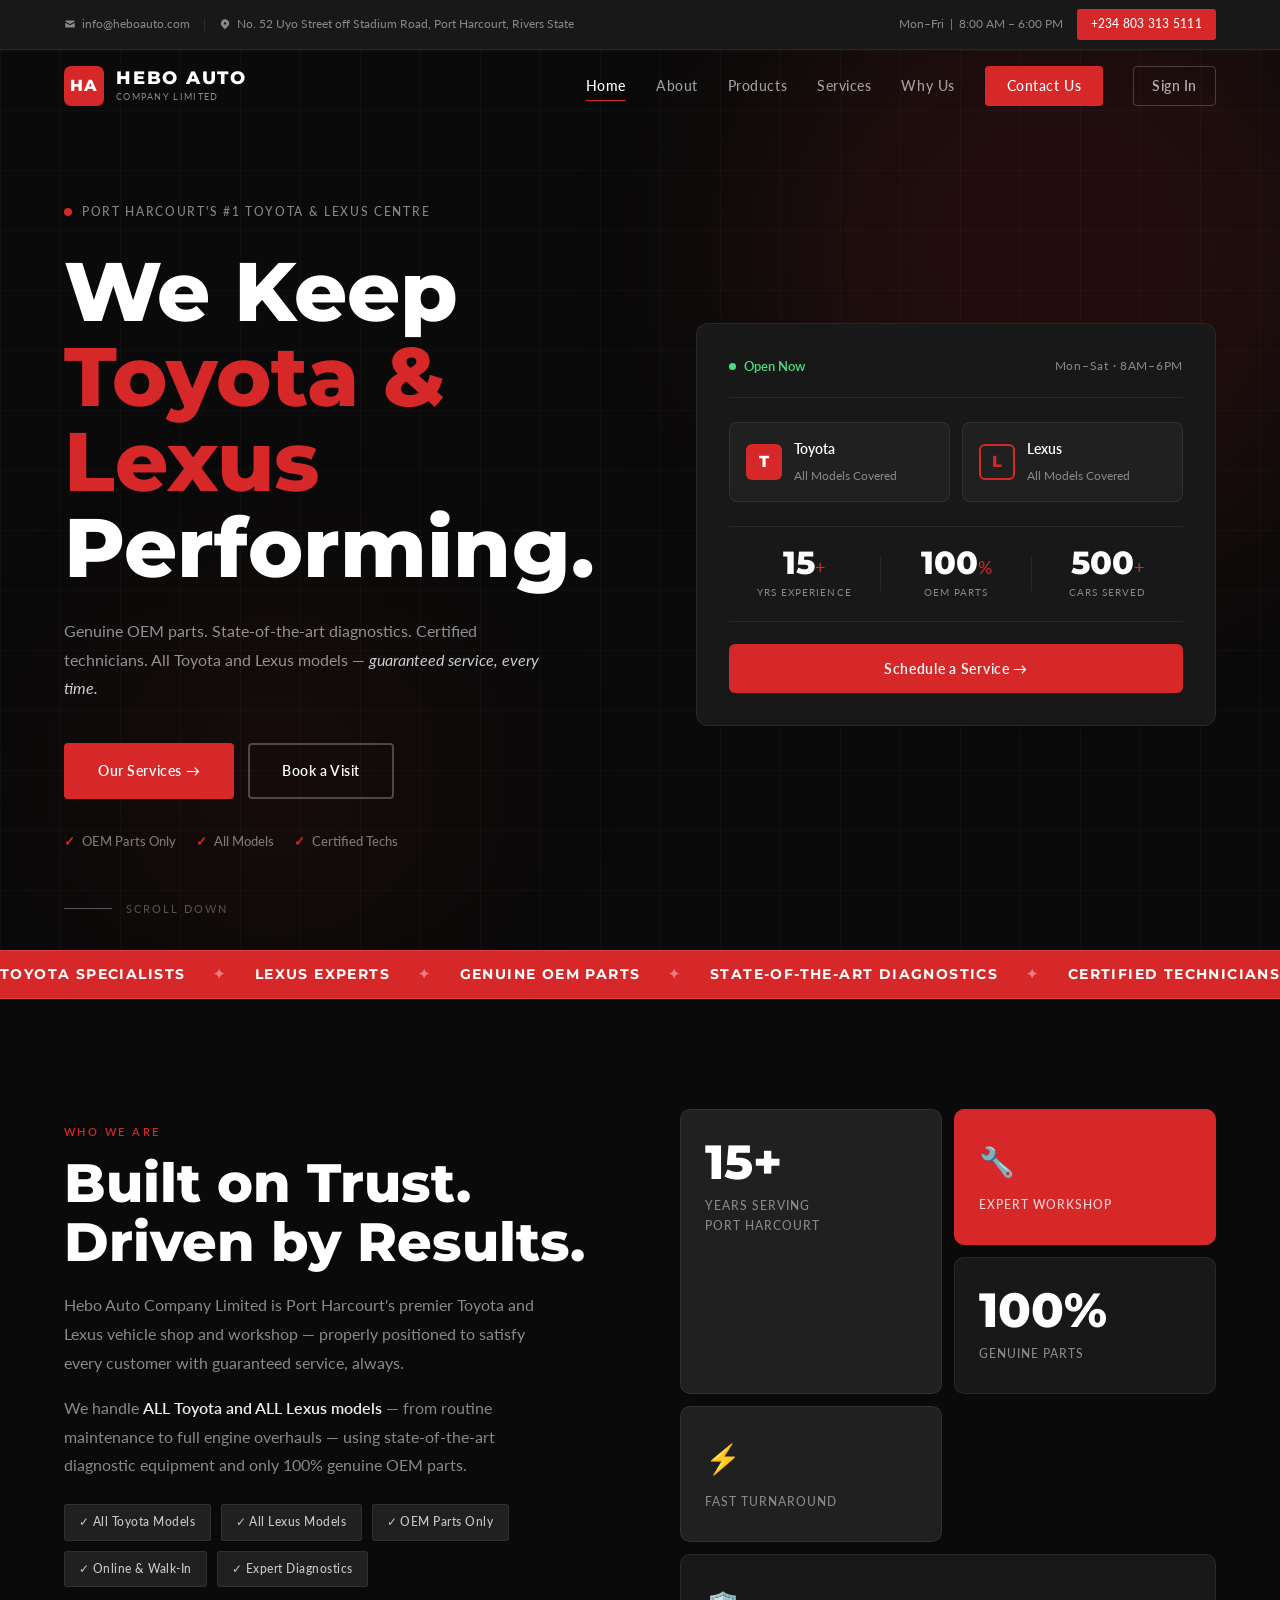
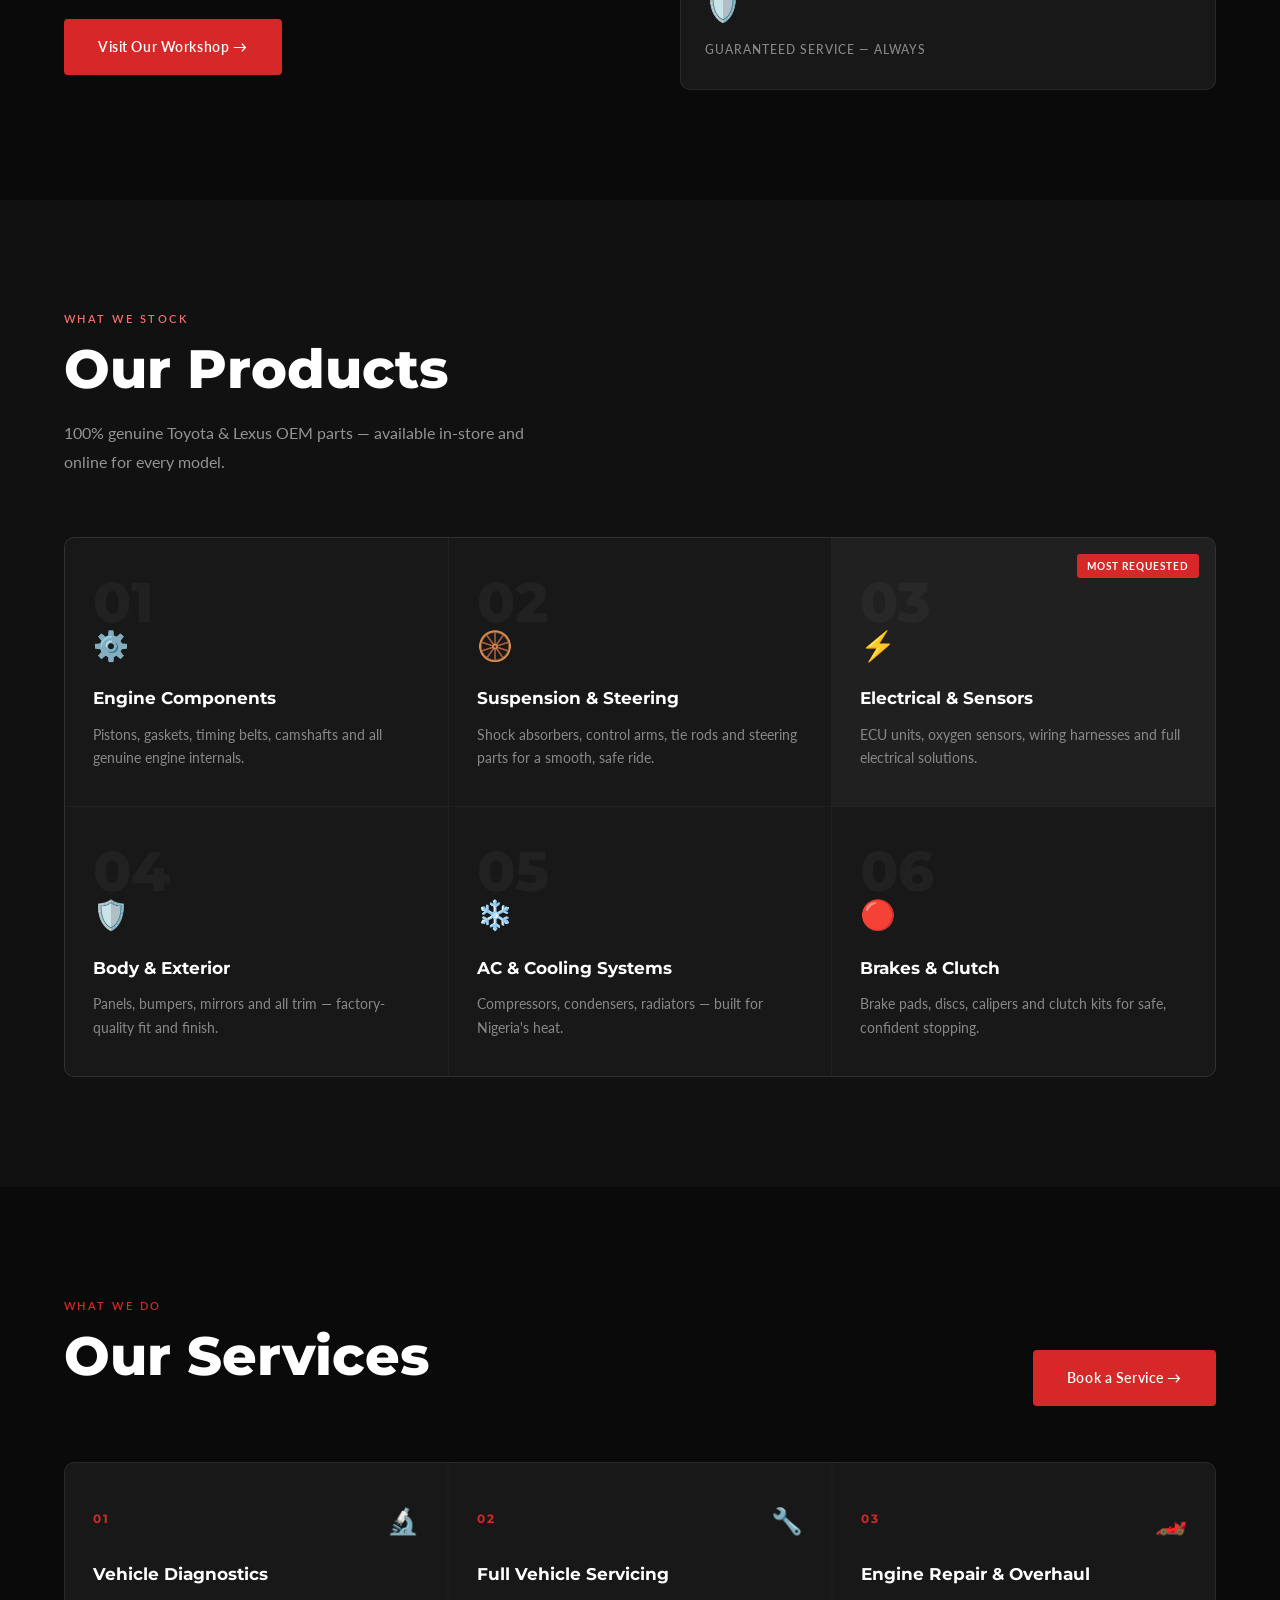
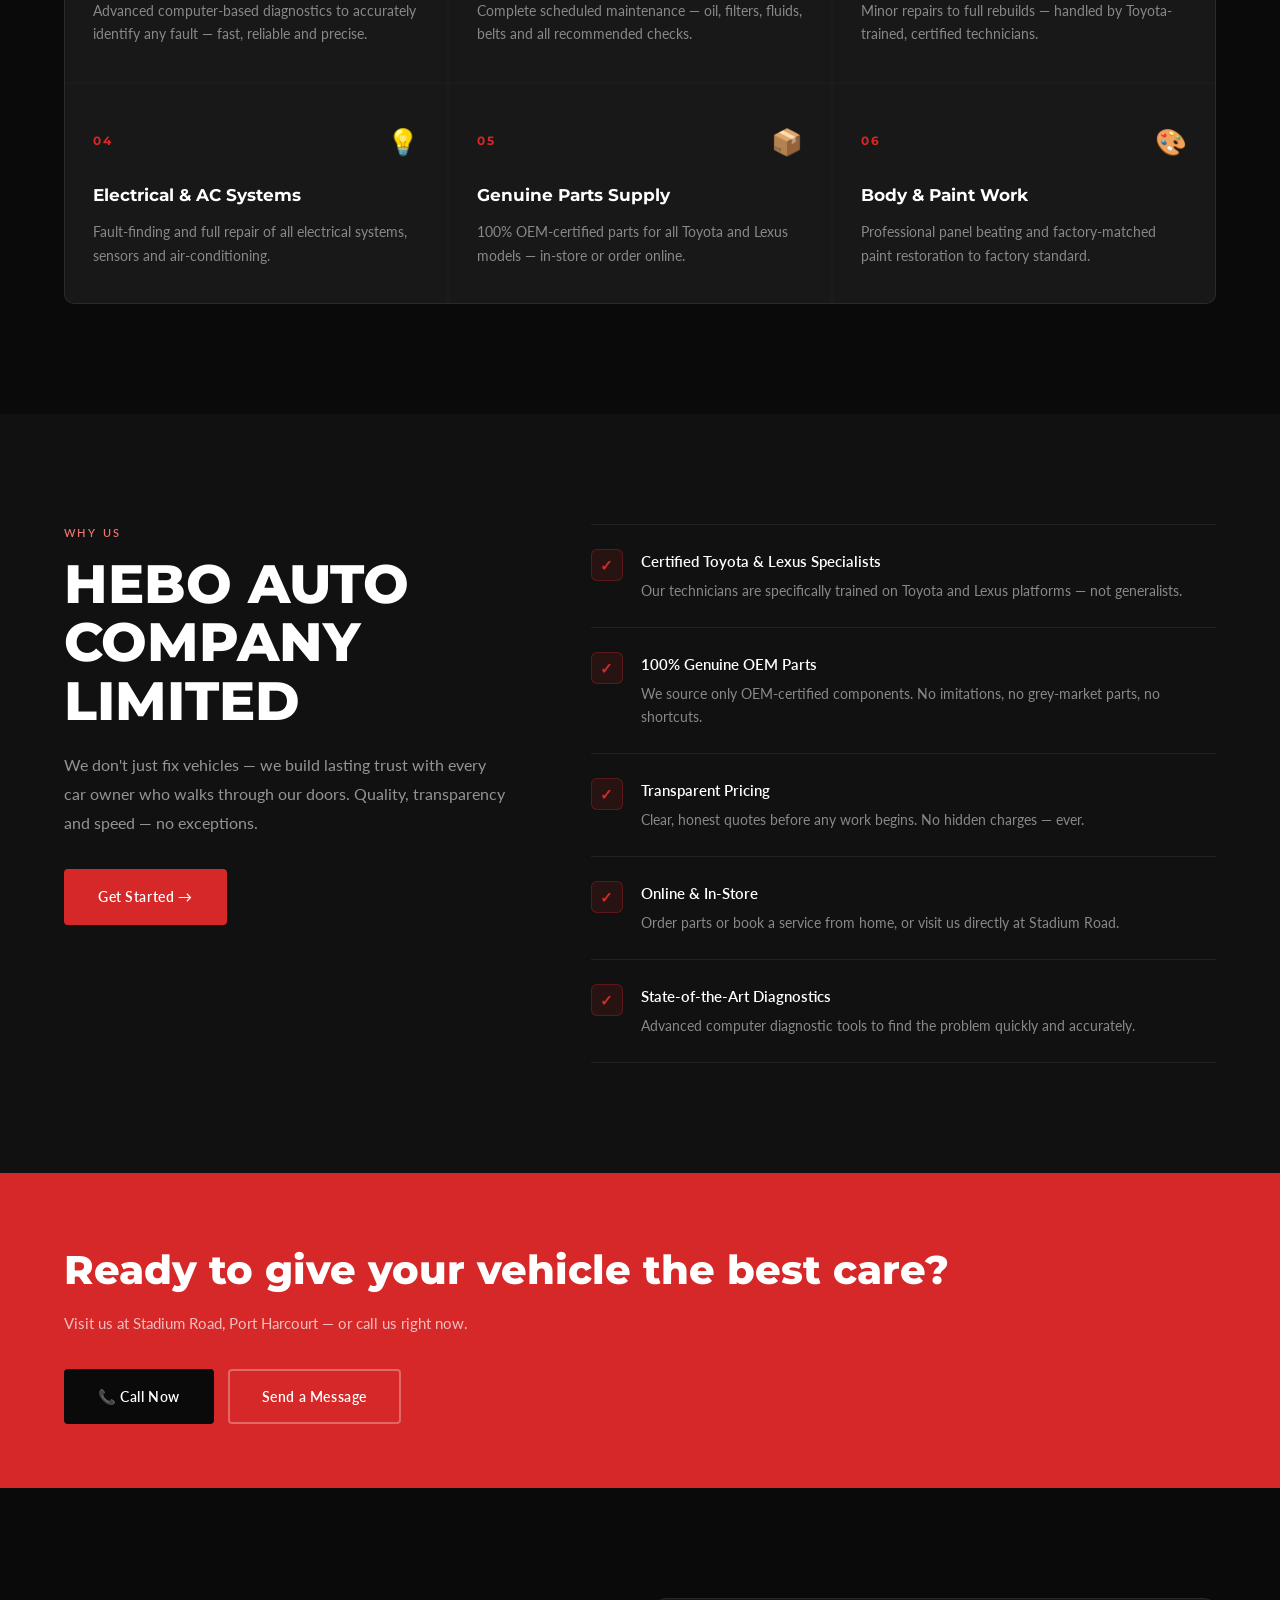
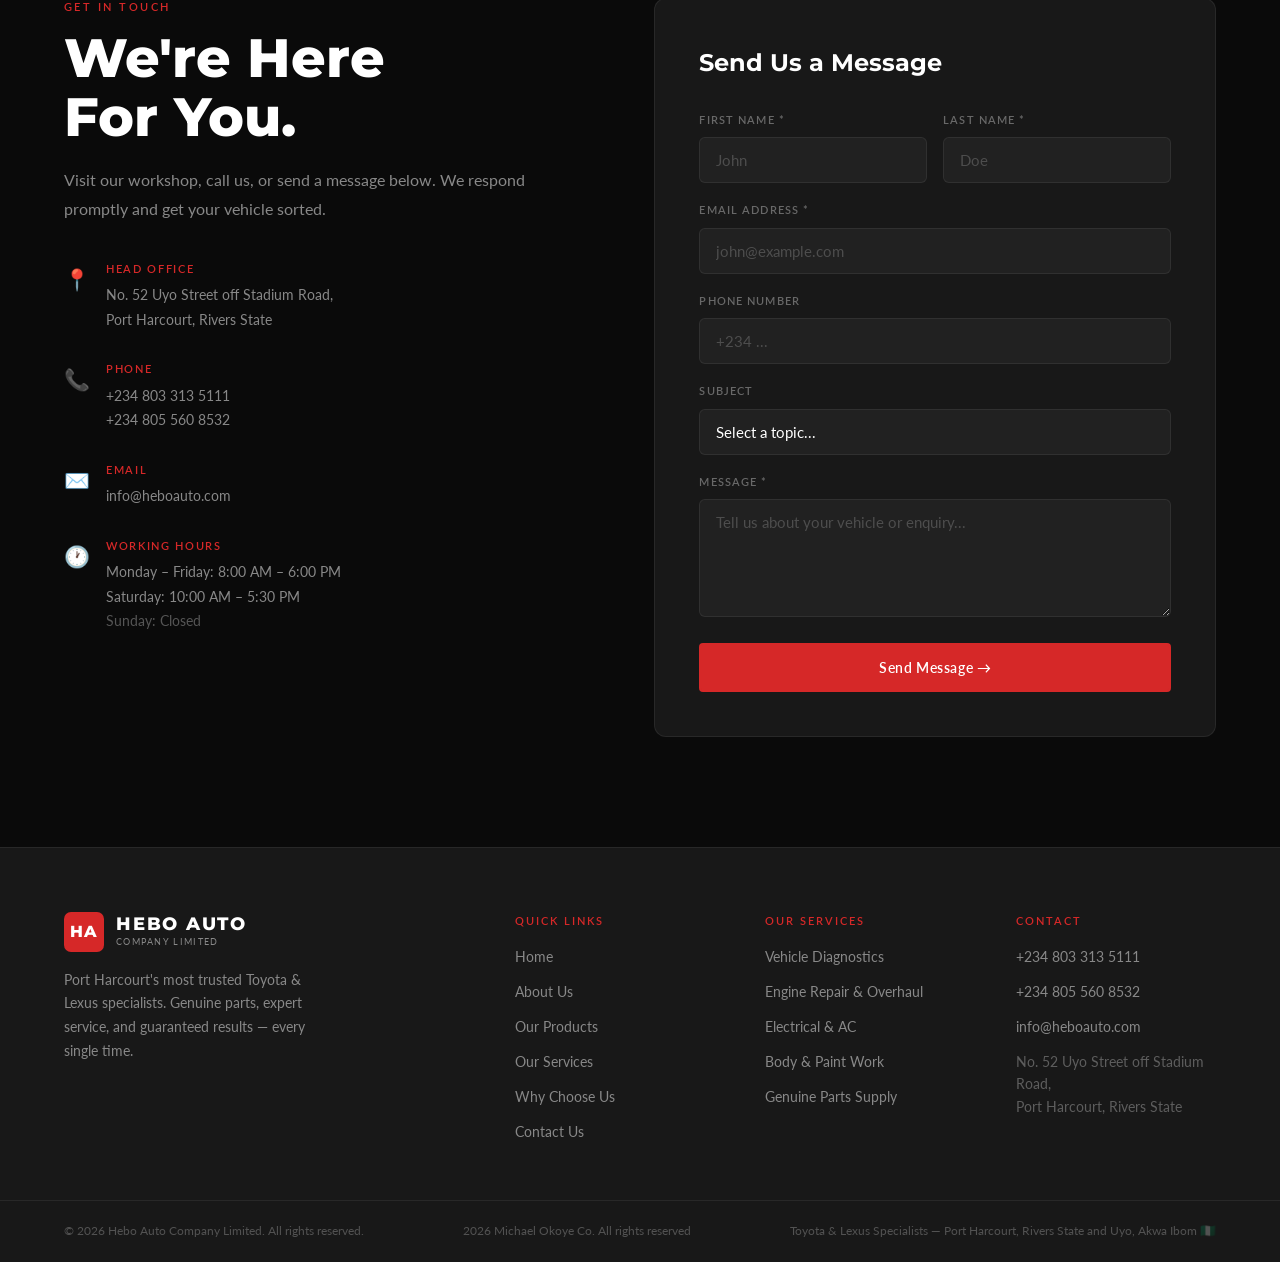
<file: index.html>
<!DOCTYPE html>
<html lang="en">
<head>
  <meta charset="UTF-8"/>
  <meta name="viewport" content="width=device-width, initial-scale=1.0"/>
  <title>Hebo Auto Company Limited — Toyota & Lexus Specialists, Port Harcourt</title>
  <link rel="stylesheet" href="style.css"/>
  <link href="https://fonts.googleapis.com/css2?family=Montserrat:wght@400;500;600;700;800;900&family=Lato:wght@300;400;700&display=swap" rel="stylesheet"/>
</head>
<body>

  <!-- PAGE LOADER -->
  <div id="loader" class="loader">
    <div class="loader-content">
      <div class="loader-logo">HEBO<span>AUTO</span></div>
      <div class="loader-progress"><div class="loader-bar"></div></div>
      <div class="loader-tagline">Toyota &amp; Lexus Specialists · Port Harcourt</div>
    </div>
  </div>

  <!-- TOP CONTACT BAR -->
  <div class="topbar" id="topbar">
    <div class="topbar-inner">
      <div class="tb-left">
        <a href="mailto:info@heboauto.com">
          <svg viewBox="0 0 20 20" fill="currentColor"><path d="M2.003 5.884L10 9.882l7.997-3.998A2 2 0 0016 4H4a2 2 0 00-1.997 1.884z"/><path d="M18 8.118l-8 4-8-4V14a2 2 0 002 2h12a2 2 0 002-2V8.118z"/></svg>
          info@heboauto.com
        </a>
        <span class="tb-sep"></span>
        <span>
          <svg viewBox="0 0 20 20" fill="currentColor"><path fill-rule="evenodd" d="M5.05 4.05a7 7 0 119.9 9.9L10 18.9l-4.95-4.95a7 7 0 010-9.9zM10 11a2 2 0 100-4 2 2 0 000 4z" clip-rule="evenodd"/></svg>
          No. 52 Uyo Street off Stadium Road, Port Harcourt, Rivers State
        </span>
      </div>
      <div class="tb-right">
        <span class="tb-hours">Mon–Fri &nbsp;|&nbsp; 8:00 AM – 6:00 PM</span>
        <a href="tel:+2348033135111" class="tb-phone">+234 803 313 5111</a>
      </div>
    </div>
  </div>

  <!-- NAVIGATION -->
  <header id="header">
    <div class="nav-inner">
      <a href="#home" class="logo">
        <div class="logo-icon">HA</div>
        <div class="logo-words">
          <span class="lw-main">HEBO AUTO</span>
          <span class="lw-sub">Company Limited</span>
        </div>
      </a>

      <nav class="nav-menu" id="navMenu">
        <a href="#home"     class="nm-link">Home</a>
        <a href="#about"    class="nm-link">About</a>
        <a href="#products" class="nm-link">Products</a>
        <a href="#services" class="nm-link">Services</a>
        <a href="#why"      class="nm-link">Why Us</a>
        <a href="#contact"  class="nm-link nm-cta">Contact Us</a>
        <a href="login.html" class="nm-link nm-login">Sign In</a>
      </nav>

      <button id="menuBtn" class="menu-btn" aria-label="Open menu">
        <span></span><span></span><span></span>
      </button>
    </div>
  </header>

  <!-- MOBILE DRAWER -->
  <div class="drawer" id="drawer">
    <div class="drawer-inner">
      <div class="drawer-logo">
        <div class="logo-icon">HA</div>
        <div class="logo-words">
          <span class="lw-main">HEBO AUTO</span>
          <span class="lw-sub">Company Limited</span>
        </div>
      </div>
      <nav class="drawer-nav">
        <a href="#home"     class="dn-link">Home</a>
        <a href="#about"    class="dn-link">About Us</a>
        <a href="#products" class="dn-link">Products</a>
        <a href="#services" class="dn-link">Services</a>
        <a href="#why"      class="dn-link">Why Choose Us</a>
        <a href="#contact"  class="dn-link">Contact Us</a>
        <a href="login.html"  class="dn-link">Sign In / My Account</a>
      </nav>
      <div class="drawer-contact">
        <a href="tel:+2348033135111">📞 +234 803 313 5111</a>
        <a href="tel:+2348055608532">📞 +234 805 560 8532</a>
        <a href="mailto:info@heboauto.com">✉️ info@heboauto.com</a>
      </div>
    </div>
  </div>
  <div class="drawer-backdrop" id="drawerBackdrop"></div>

  <!-- ======================================================
       HERO
  ====================================================== -->
  <section id="home" class="hero">
    <div class="hero-bg">
      <div class="hbg-grid"></div>
      <div class="hbg-glow g1"></div>
      <div class="hbg-glow g2"></div>
    </div>

    <div class="hero-inner">
      <!-- Left copy -->
      <div class="hero-copy">
        <div class="hero-badge">
          <span class="hb-dot"></span>
          Port Harcourt's #1 Toyota &amp; Lexus Centre
        </div>
        <h1 class="hero-title">
          <span class="ht" style="--d:0">We Keep</span>
          <span class="ht ht-red" style="--d:1">Toyota &amp;</span>
          <span class="ht ht-red" style="--d:2">Lexus</span>
          <span class="ht" style="--d:3">Performing.</span>
        </h1>
        <p class="hero-desc">Genuine OEM parts. State-of-the-art diagnostics. Certified technicians. All Toyota and Lexus models — <em>guaranteed service, every time.</em></p>
        <div class="hero-btns">
          <a href="#services" class="btn-red">Our Services <span class="btn-arrow">→</span></a>
          <a href="#contact"  class="btn-border">Book a Visit</a>
        </div>
        <div class="hero-trust">
          <div class="ht-item"><span class="ht-icon">✓</span> OEM Parts Only</div>
          <div class="ht-item"><span class="ht-icon">✓</span> All Models</div>
          <div class="ht-item"><span class="ht-icon">✓</span> Certified Techs</div>
        </div>
      </div>

      <!-- Right panel -->
      <div class="hero-panel">
        <div class="hp-status-row">
          <span class="hp-open"><span class="hp-dot"></span> Open Now</span>
          <span class="hp-time">Mon–Sat · 8AM–6PM</span>
        </div>

        <div class="hp-brands">
          <div class="hpb">
            <div class="hpb-badge">T</div>
            <div class="hpb-info">
              <strong>Toyota</strong>
              <span>All Models Covered</span>
            </div>
          </div>
          <div class="hpb">
            <div class="hpb-badge hpb-outline">L</div>
            <div class="hpb-info">
              <strong>Lexus</strong>
              <span>All Models Covered</span>
            </div>
          </div>
        </div>

        <div class="hp-stats">
          <div class="hps">
            <div class="hps-num"><strong data-to="15">0</strong><span>+</span></div>
            <span class="hps-lab">Yrs Experience</span>
          </div>
          <div class="hps-div"></div>
          <div class="hps">
            <div class="hps-num"><strong data-to="100">0</strong><span>%</span></div>
            <span class="hps-lab">OEM Parts</span>
          </div>
          <div class="hps-div"></div>
          <div class="hps">
            <div class="hps-num"><strong data-to="500">0</strong><span>+</span></div>
            <span class="hps-lab">Cars Served</span>
          </div>
        </div>

        <a href="#contact" class="hp-cta">Schedule a Service →</a>
      </div>
    </div>

    <div class="hero-scroll">
      <div class="hs-bar"></div>
      <span>Scroll Down</span>
    </div>
  </section>

  <!-- MARQUEE BAND -->
  <div class="band">
    <div class="band-track">
      <span>Toyota Specialists</span><i>✦</i>
      <span>Lexus Experts</span><i>✦</i>
      <span>Genuine OEM Parts</span><i>✦</i>
      <span>State-of-the-Art Diagnostics</span><i>✦</i>
      <span>Certified Technicians</span><i>✦</i>
      <span>Fast Turnaround</span><i>✦</i>
      <span>Port Harcourt's Best</span><i>✦</i>
      <span>Guaranteed Service</span><i>✦</i>
      <span>Toyota Specialists</span><i>✦</i>
      <span>Lexus Experts</span><i>✦</i>
      <span>Genuine OEM Parts</span><i>✦</i>
      <span>State-of-the-Art Diagnostics</span><i>✦</i>
      <span>Certified Technicians</span><i>✦</i>
      <span>Fast Turnaround</span><i>✦</i>
      <span>Port Harcourt's Best</span><i>✦</i>
      <span>Guaranteed Service</span><i>✦</i>
    </div>
  </div>

  <!-- ======================================================
       ABOUT
  ====================================================== -->
  <section id="about" class="about">
    <div class="wrap">
      <div class="about-left anim-left">
        <p class="label">Who We Are</p>
        <h2 class="sec-h2">Built on Trust.<br/>Driven by Results.</h2>
        <p class="sec-p">Hebo Auto Company Limited is Port Harcourt's premier Toyota and Lexus vehicle shop and workshop — properly positioned to satisfy every customer with guaranteed service, always.</p>
        <p class="sec-p">We handle <strong>ALL Toyota and ALL Lexus models</strong> — from routine maintenance to full engine overhauls — using state-of-the-art diagnostic equipment and only 100% genuine OEM parts.</p>
        <div class="tag-list">
          <span class="tag">✓ All Toyota Models</span>
          <span class="tag">✓ All Lexus Models</span>
          <span class="tag">✓ OEM Parts Only</span>
          <span class="tag">✓ Online &amp; Walk-In</span>
          <span class="tag">✓ Expert Diagnostics</span>
        </div>
        <a href="#contact" class="btn-red">Visit Our Workshop →</a>
      </div>

      <div class="about-right anim-right">
        <div class="mosaic">
          <div class="mc mc-tall mc-dark">
            <span class="mc-big">15+</span>
            <span class="mc-lab">Years Serving<br/>Port Harcourt</span>
          </div>
          <div class="mc mc-red">
            <span class="mc-ico">🔧</span>
            <span class="mc-lab">Expert Workshop</span>
          </div>
          <div class="mc">
            <span class="mc-big">100%</span>
            <span class="mc-lab">Genuine Parts</span>
          </div>
          <div class="mc mc-dark">
            <span class="mc-ico">⚡</span>
            <span class="mc-lab">Fast Turnaround</span>
          </div>
          <div class="mc mc-wide">
            <span class="mc-ico">🛡️</span>
            <span class="mc-lab">Guaranteed Service — Always</span>
          </div>
        </div>
      </div>
    </div>
  </section>

  <!-- ======================================================
       PRODUCTS
  ====================================================== -->
  <section id="products" class="products">
    <div class="wrap">
      <div class="sec-head anim-up">
        <p class="label label--light">What We Stock</p>
        <h2 class="sec-h2 sec-h2--light">Our Products</h2>
        <p class="sec-p sec-p--light">100% genuine Toyota &amp; Lexus OEM parts — available in-store and online for every model.</p>
      </div>

      <div class="prod-grid">
        <div class="pc anim-up" style="--pd:0s">
          <div class="pc-n">01</div>
          <div class="pc-ico">⚙️</div>
          <h3>Engine Components</h3>
          <p>Pistons, gaskets, timing belts, camshafts and all genuine engine internals.</p>
          <div class="pc-line"></div>
        </div>
        <div class="pc anim-up" style="--pd:.07s">
          <div class="pc-n">02</div>
          <div class="pc-ico">🛞</div>
          <h3>Suspension &amp; Steering</h3>
          <p>Shock absorbers, control arms, tie rods and steering parts for a smooth, safe ride.</p>
          <div class="pc-line"></div>
        </div>
        <div class="pc pc-hot anim-up" style="--pd:.14s">
          <div class="pc-badge">Most Requested</div>
          <div class="pc-n">03</div>
          <div class="pc-ico">⚡</div>
          <h3>Electrical &amp; Sensors</h3>
          <p>ECU units, oxygen sensors, wiring harnesses and full electrical solutions.</p>
          <div class="pc-line"></div>
        </div>
        <div class="pc anim-up" style="--pd:.21s">
          <div class="pc-n">04</div>
          <div class="pc-ico">🛡️</div>
          <h3>Body &amp; Exterior</h3>
          <p>Panels, bumpers, mirrors and all trim — factory-quality fit and finish.</p>
          <div class="pc-line"></div>
        </div>
        <div class="pc anim-up" style="--pd:.28s">
          <div class="pc-n">05</div>
          <div class="pc-ico">❄️</div>
          <h3>AC &amp; Cooling Systems</h3>
          <p>Compressors, condensers, radiators — built for Nigeria's heat.</p>
          <div class="pc-line"></div>
        </div>
        <div class="pc anim-up" style="--pd:.35s">
          <div class="pc-n">06</div>
          <div class="pc-ico">🔴</div>
          <h3>Brakes &amp; Clutch</h3>
          <p>Brake pads, discs, calipers and clutch kits for safe, confident stopping.</p>
          <div class="pc-line"></div>
        </div>
      </div>
    </div>
  </section>

  <!-- ======================================================
       SERVICES
  ====================================================== -->
  <section id="services" class="services">
    <div class="wrap">
      <div class="svc-top anim-up">
        <div>
          <p class="label">What We Do</p>
          <h2 class="sec-h2">Our Services</h2>
        </div>
        <a href="#contact" class="btn-red">Book a Service →</a>
      </div>

      <div class="svc-grid">
        <div class="sc anim-up" style="--pd:0s">
          <div class="sc-head"><span class="sc-n">01</span><span class="sc-ico">🔬</span></div>
          <h3>Vehicle Diagnostics</h3>
          <p>Advanced computer-based diagnostics to accurately identify any fault — fast, reliable and precise.</p>
        </div>
        <div class="sc anim-up" style="--pd:.07s">
          <div class="sc-head"><span class="sc-n">02</span><span class="sc-ico">🔧</span></div>
          <h3>Full Vehicle Servicing</h3>
          <p>Complete scheduled maintenance — oil, filters, fluids, belts and all recommended checks.</p>
        </div>
        <div class="sc anim-up" style="--pd:.14s">
          <div class="sc-head"><span class="sc-n">03</span><span class="sc-ico">🏎️</span></div>
          <h3>Engine Repair &amp; Overhaul</h3>
          <p>Minor repairs to full rebuilds — handled by Toyota-trained, certified technicians.</p>
        </div>
        <div class="sc anim-up" style="--pd:.21s">
          <div class="sc-head"><span class="sc-n">04</span><span class="sc-ico">💡</span></div>
          <h3>Electrical &amp; AC Systems</h3>
          <p>Fault-finding and full repair of all electrical systems, sensors and air-conditioning.</p>
        </div>
        <div class="sc anim-up" style="--pd:.28s">
          <div class="sc-head"><span class="sc-n">05</span><span class="sc-ico">📦</span></div>
          <h3>Genuine Parts Supply</h3>
          <p>100% OEM-certified parts for all Toyota and Lexus models — in-store or order online.</p>
        </div>
        <div class="sc anim-up" style="--pd:.35s">
          <div class="sc-head"><span class="sc-n">06</span><span class="sc-ico">🎨</span></div>
          <h3>Body &amp; Paint Work</h3>
          <p>Professional panel beating and factory-matched paint restoration to factory standard.</p>
        </div>
      </div>
    </div>
  </section>

  <!-- ======================================================
       WHY US
  ====================================================== -->
  <section id="why" class="why">
    <div class="wrap why-inner">
      <div class="why-left anim-left">
        <p class="label label--light">Why US</p>
        <h2 class="sec-h2 sec-h2--light">HEBO AUTO<br/>COMPANY LIMITED</h2>
        <p class="sec-p sec-p--light">We don't just fix vehicles — we build lasting trust with every car owner who walks through our doors. Quality, transparency and speed — no exceptions.</p>
        <a href="#contact" class="btn-red" style="margin-top:16px">Get Started →</a>
      </div>

      <div class="why-right anim-right">
        <div class="wi">
          <div class="wi-check">✓</div>
          <div class="wi-body">
            <strong>Certified Toyota &amp; Lexus Specialists</strong>
            <p>Our technicians are specifically trained on Toyota and Lexus platforms — not generalists.</p>
          </div>
        </div>
        <div class="wi">
          <div class="wi-check">✓</div>
          <div class="wi-body">
            <strong>100% Genuine OEM Parts</strong>
            <p>We source only OEM-certified components. No imitations, no grey-market parts, no shortcuts.</p>
          </div>
        </div>
        <div class="wi">
          <div class="wi-check">✓</div>
          <div class="wi-body">
            <strong>Transparent Pricing</strong>
            <p>Clear, honest quotes before any work begins. No hidden charges — ever.</p>
          </div>
        </div>
        <div class="wi">
          <div class="wi-check">✓</div>
          <div class="wi-body">
            <strong>Online &amp; In-Store</strong>
            <p>Order parts or book a service from home, or visit us directly at Stadium Road.</p>
          </div>
        </div>
        <div class="wi">
          <div class="wi-check">✓</div>
          <div class="wi-body">
            <strong>State-of-the-Art Diagnostics</strong>
            <p>Advanced computer diagnostic tools to find the problem quickly and accurately.</p>
          </div>
        </div>
      </div>
    </div>
  </section>

  <!-- CTA BAND -->
  <div class="cta-band">
    <div class="ctab-inner">
      <div class="ctab-text anim-up">
        <h2>Ready to give your vehicle the best care?</h2>
        <p>Visit us at Stadium Road, Port Harcourt — or call us right now.</p>
      </div>
      <div class="ctab-btns anim-up">
        <a href="tel:+2348033135111" class="btn-red">📞 Call Now</a>
        <a href="#contact" class="btn-border btn-border--light">Send a Message</a>
      </div>
    </div>
  </div>

  <!-- ======================================================
       CONTACT
  ====================================================== -->
  <section id="contact" class="contact">
    <div class="wrap contact-inner">
      <div class="contact-left anim-left">
        <p class="label">Get In Touch</p>
        <h2 class="sec-h2">We're Here<br/>For You.</h2>
        <p class="sec-p">Visit our workshop, call us, or send a message below. We respond promptly and get your vehicle sorted.</p>

        <div class="ci-list">
          <div class="ci">
            <span class="ci-ico">📍</span>
            <div>
              <strong>Head Office</strong>
              <p>No. 52 Uyo Street off Stadium Road,<br/>Port Harcourt, Rivers State</p>
            </div>
          </div>
          <div class="ci">
            <span class="ci-ico">📞</span>
            <div>
              <strong>Phone</strong>
              <p><a href="tel:+2348033135111">+234 803 313 5111</a></p>
              <p><a href="tel:+2348055608532">+234 805 560 8532</a></p>
            </div>
          </div>
          <div class="ci">
            <span class="ci-ico">✉️</span>
            <div>
              <strong>Email</strong>
              <p><a href="mailto:info@heboauto.com">info@heboauto.com</a></p>
            </div>
          </div>
          <div class="ci">
            <span class="ci-ico">🕐</span>
            <div>
              <strong>Working Hours</strong>
              <p>Monday – Friday: 8:00 AM – 6:00 PM</p>
              <p>Saturday: 10:00 AM – 5:30 PM</p>
              <p class="closed">Sunday: Closed</p>
            </div>
          </div>
        </div>
      </div>

      <div class="contact-right anim-right">
        <form id="contactForm" class="cform" novalidate>
          <h3>Send Us a Message</h3>
          <div class="cf-row">
            <div class="cf-f">
              <label>First Name *</label>
              <input type="text" id="fname" placeholder="John" required/>
            </div>
            <div class="cf-f">
              <label>Last Name *</label>
              <input type="text" id="lname" placeholder="Doe" required/>
            </div>
          </div>
          <div class="cf-f">
            <label>Email Address *</label>
            <input type="email" id="cemail" placeholder="john@example.com" required/>
          </div>
          <div class="cf-f">
            <label>Phone Number</label>
            <input type="tel" id="cphone" placeholder="+234 ..."/>
          </div>
          <div class="cf-f">
            <label>Subject</label>
            <select id="csubject">
              <option value="">Select a topic...</option>
              <option>Vehicle Servicing</option>
              <option>Spare Parts Enquiry</option>
              <option>Engine Repair</option>
              <option>Diagnostics</option>
              <option>Body &amp; Paint</option>
              <option>Other</option>
            </select>
          </div>
          <div class="cf-f">
            <label>Message *</label>
            <textarea id="cmessage" rows="5" placeholder="Tell us about your vehicle or enquiry..." required></textarea>
          </div>
          <button type="submit" class="btn-red btn-full">Send Message →</button>
          <div class="cf-success" id="formSuccess">✅ Message received! We'll be in touch shortly.</div>
        </form>
      </div>
    </div>
  </section>

  <!-- ======================================================
       FOOTER
  ====================================================== -->
  <footer class="footer">
    <div class="footer-top">
      <div class="ft-brand">
        <div class="logo" style="margin-bottom:16px">
          <div class="logo-icon">HA</div>
          <div class="logo-words">
            <span class="lw-main">HEBO AUTO</span>
            <span class="lw-sub">Company Limited</span>
          </div>
        </div>
        <p>Port Harcourt's most trusted Toyota &amp; Lexus specialists. Genuine parts, expert service, and guaranteed results — every single time.</p>
      </div>
      <div class="ft-col">
        <strong>Quick Links</strong>
        <a href="#home">Home</a>
        <a href="#about">About Us</a>
        <a href="#products">Our Products</a>
        <a href="#services">Our Services</a>
        <a href="#why">Why Choose Us</a>
        <a href="#contact">Contact Us</a>
      </div>
      <div class="ft-col">
        <strong>Our Services</strong>
        <a href="#services">Vehicle Diagnostics</a>
        <a href="#services">Engine Repair &amp; Overhaul</a>
        <a href="#services">Electrical &amp; AC</a>
        <a href="#services">Body &amp; Paint Work</a>
        <a href="#services">Genuine Parts Supply</a>
      </div>
      <div class="ft-col">
        <strong>Contact</strong>
        <a href="tel:+2348033135111">+234 803 313 5111</a>
        <a href="tel:+2348055608532">+234 805 560 8532</a>
        <a href="mailto:info@heboauto.com">info@heboauto.com</a>
        <span>No. 52 Uyo Street off Stadium Road,<br/>Port Harcourt, Rivers State</span>
      </div>
    </div>
    <div class="footer-bottom">
      <p>© 2026 Hebo Auto Company Limited. All rights reserved.</p>
      <p> 2026 Michael Okoye Co. All rights reserved</p>
      <p>Toyota &amp; Lexus Specialists — Port Harcourt, Rivers State and Uyo, Akwa Ibom 🇳🇬</p>
    </div>
  </footer>

  <script src="script.js"></script>
</body>
</html>
</file>
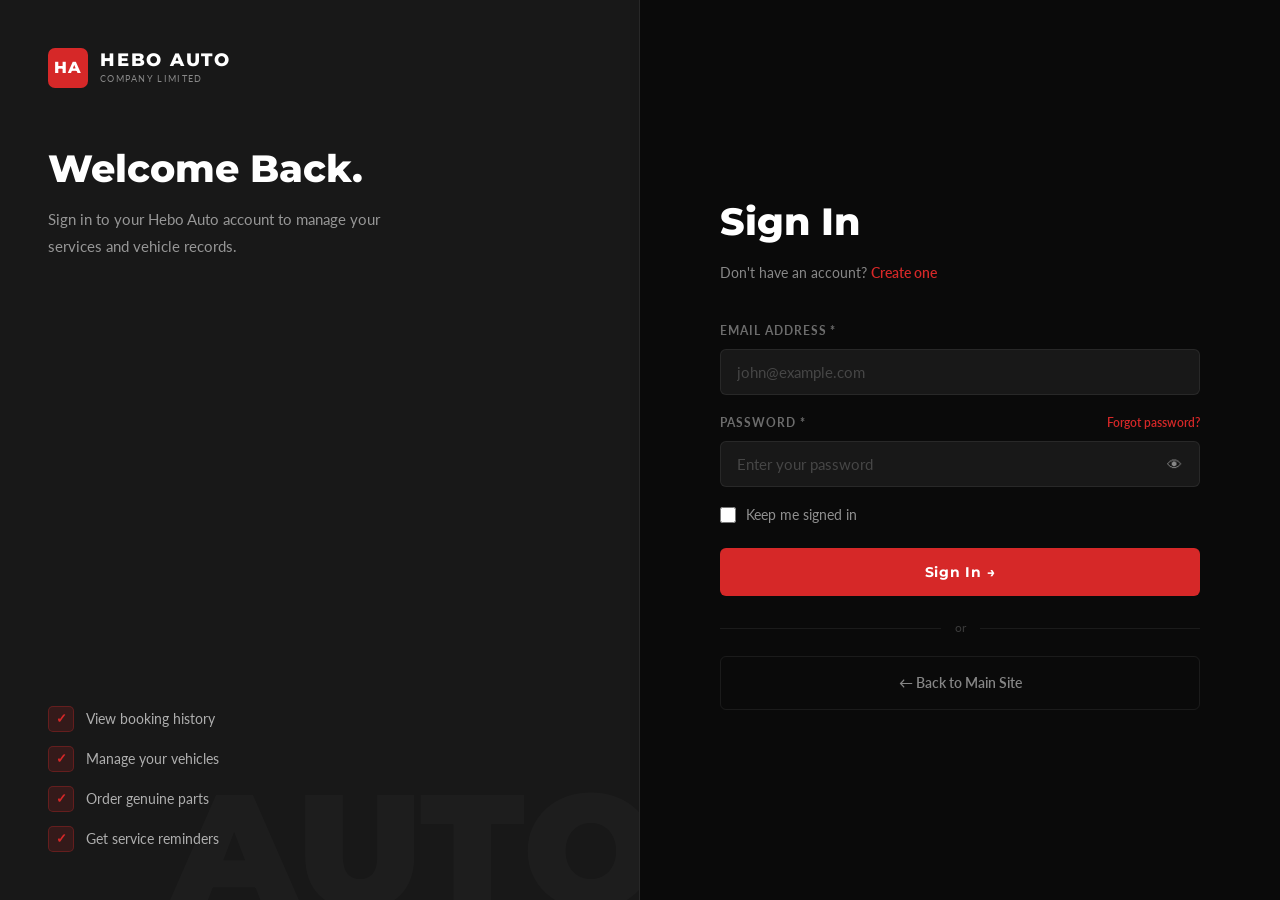
<file: dashboard.html>
<!DOCTYPE html>
<html lang="en">
<head>
  <meta charset="UTF-8"/>
  <meta name="viewport" content="width=device-width, initial-scale=1.0"/>
  <title>My Account — Hebo Auto</title>
  <link rel="stylesheet" href="auth.css"/>
  <link href="https://fonts.googleapis.com/css2?family=Montserrat:wght@400;500;600;700;800;900&family=Lato:wght@300;400;700&display=swap" rel="stylesheet"/>
</head>
<body class="dash-body">

  <!-- Dashboard nav -->
  <header class="dash-header">
    <div class="dash-nav">
      <a href="index.html" class="ab-logo">
        <div class="logo-icon">HA</div>
        <div>
          <span class="lw-main">HEBO AUTO</span>
          <span class="lw-sub">Company Limited</span>
        </div>
      </a>
      <div class="dash-nav-right">
        <span class="dash-welcome" id="dashWelcome">Welcome back</span>
        <button class="btn-logout" id="logoutBtn">Sign Out</button>
      </div>
    </div>
  </header>

  <main class="dash-main">

    <!-- Profile card -->
    <div class="dash-card dash-profile">
      <div class="dp-avatar" id="dpAvatar">?</div>
      <div class="dp-info">
        <h2 id="dpName">—</h2>
        <p id="dpEmail">—</p>
        <p id="dpPhone">—</p>
        <p id="dpVehicle" class="dp-vehicle">—</p>
      </div>
      <button class="btn-edit" id="editProfileBtn">✏️ Edit Profile</button>
    </div>

    <!-- Stats row -->
    <div class="dash-stats">
      <div class="dstat">
        <span class="dstat-n" id="statDate">—</span>
        <span class="dstat-l">Member Since</span>
      </div>
      <div class="dstat">
        <span class="dstat-n">0</span>
        <span class="dstat-l">Services Booked</span>
      </div>
      <div class="dstat">
        <span class="dstat-n">0</span>
        <span class="dstat-l">Parts Ordered</span>
      </div>
      <div class="dstat">
        <span class="dstat-n dstat-green">Active</span>
        <span class="dstat-l">Account Status</span>
      </div>
    </div>

    <!-- Quick actions -->
    <div class="dash-section">
      <h3>Quick Actions</h3>
      <div class="dash-actions">
        <a href="index.html#contact" class="da-btn">
          <span>🔧</span>
          <strong>Book a Service</strong>
          <p>Schedule your next visit</p>
        </a>
        <a href="index.html#products" class="da-btn">
          <span>📦</span>
          <strong>Order Parts</strong>
          <p>Browse our catalogue</p>
        </a>
        <a href="index.html#contact" class="da-btn">
          <span>📞</span>
          <strong>Contact Us</strong>
          <p>Speak to our team</p>
        </a>
        <button class="da-btn" id="editProfileBtn2">
          <span>👤</span>
          <strong>Update Profile</strong>
          <p>Edit your details</p>
        </button>
      </div>
    </div>

    <!-- Recent activity placeholder -->
    <div class="dash-section">
      <h3>Recent Activity</h3>
      <div class="dash-empty">
        <span>📋</span>
        <p>No activity yet. Book your first service to get started.</p>
        <a href="index.html#services" class="btn-submit" style="display:inline-block;margin-top:12px;text-decoration:none">Explore Services →</a>
      </div>
    </div>

  </main>

  <!-- Edit profile modal -->
  <div class="modal-overlay" id="editModal">
    <div class="modal modal-lg">
      <button class="modal-close" id="editModalClose">✕</button>
      <h3>Edit Profile</h3>
      <form id="editForm" class="aform" style="margin-top:20px" novalidate>
        <div class="af-row">
          <div class="af-field">
            <label>First Name</label>
            <input type="text" id="efname" placeholder="First name"/>
          </div>
          <div class="af-field">
            <label>Last Name</label>
            <input type="text" id="elname" placeholder="Last name"/>
          </div>
        </div>
        <div class="af-field">
          <label>Phone Number</label>
          <input type="tel" id="ephone" placeholder="+234 ..."/>
        </div>
        <div class="af-field">
          <label>Vehicle</label>
          <input type="text" id="evehicle" placeholder="e.g. Toyota Camry 2019"/>
        </div>
        <button type="submit" class="btn-submit">Save Changes →</button>
        <div class="af-msg af-ok" id="editOk" style="margin-top:12px"></div>
      </form>
    </div>
  </div>

  <script src="auth.js"></script>
</body>
</html>
</file>
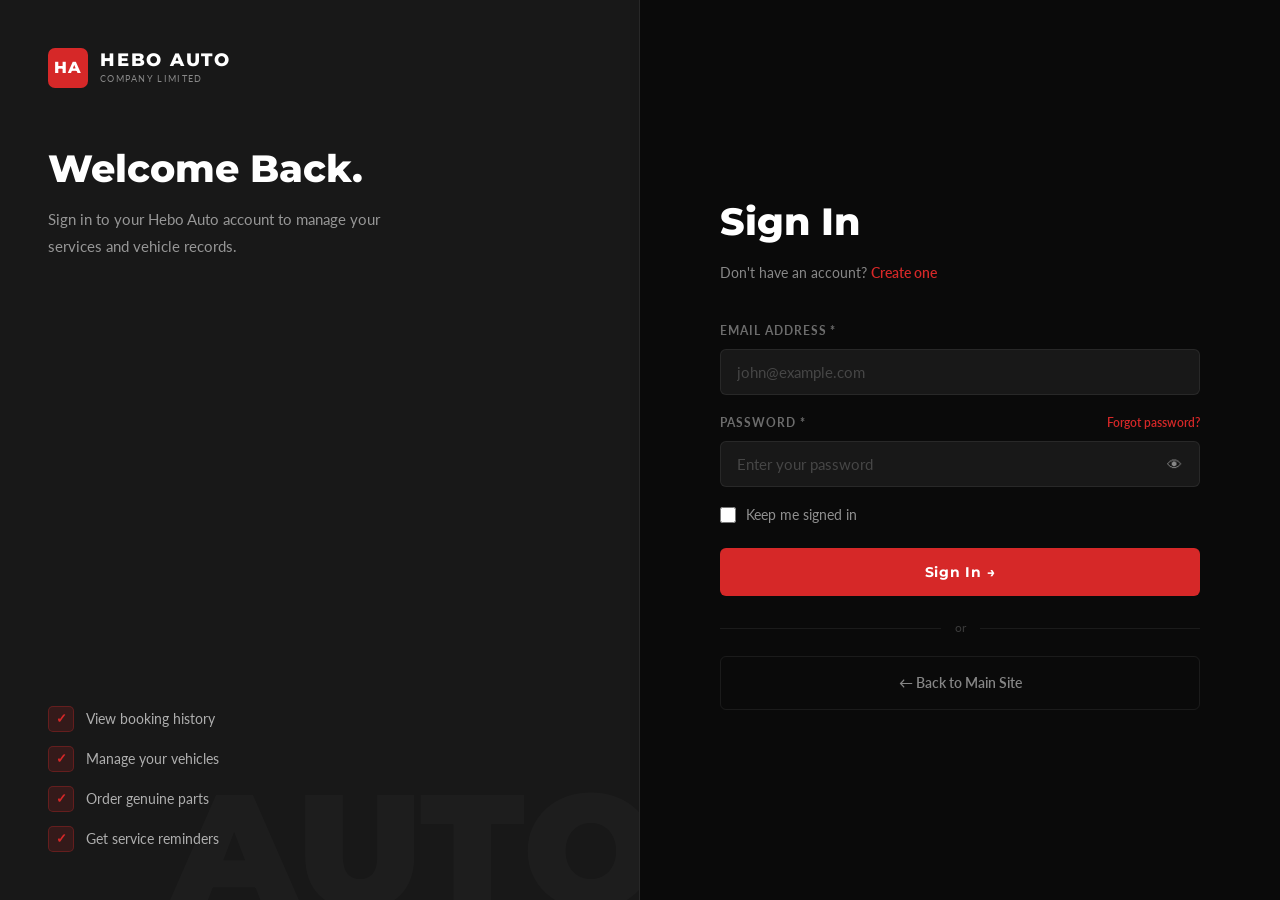
<file: login.html>
<!DOCTYPE html>
<html lang="en">
<head>
  <meta charset="UTF-8"/>
  <meta name="viewport" content="width=device-width, initial-scale=1.0"/>
  <title>Sign In — Hebo Auto</title>
  <link rel="stylesheet" href="auth.css"/>
  <link href="https://fonts.googleapis.com/css2?family=Montserrat:wght@400;500;600;700;800;900&family=Lato:wght@300;400;700&display=swap" rel="stylesheet"/>
</head>
<body>

  <div class="auth-page">

    <!-- Left brand panel -->
    <div class="auth-brand">
      <div class="ab-inner">
        <a href="index.html" class="ab-logo">
          <div class="logo-icon">HA</div>
          <div>
            <span class="lw-main">HEBO AUTO</span>
            <span class="lw-sub">Company Limited</span>
          </div>
        </a>
        <div class="ab-copy">
          <h2>Welcome Back.</h2>
          <p>Sign in to your Hebo Auto account to manage your services and vehicle records.</p>
        </div>
        <div class="ab-perks">
          <div class="perk"><span class="perk-ico">✓</span> View booking history</div>
          <div class="perk"><span class="perk-ico">✓</span> Manage your vehicles</div>
          <div class="perk"><span class="perk-ico">✓</span> Order genuine parts</div>
          <div class="perk"><span class="perk-ico">✓</span> Get service reminders</div>
        </div>
        <div class="ab-bg-text">AUTO</div>
      </div>
    </div>

    <!-- Right form panel -->
    <div class="auth-form-panel">
      <div class="afp-inner">
        <div class="afp-head">
          <h1>Sign In</h1>
          <p>Don't have an account? <a href="signup.html">Create one</a></p>
        </div>

        <form id="loginForm" class="aform" novalidate>

          <div class="af-field">
            <label for="lemail">Email Address *</label>
            <input type="email" id="lemail" placeholder="john@example.com" autocomplete="email" required/>
          </div>

          <div class="af-field">
            <label for="lpassword">
              Password *
              <a href="#" class="forgot-link" id="forgotBtn">Forgot password?</a>
            </label>
            <div class="pw-wrap">
              <input type="password" id="lpassword" placeholder="Enter your password" autocomplete="current-password" required/>
              <button type="button" class="pw-toggle" data-target="lpassword" aria-label="Toggle password">👁</button>
            </div>
          </div>

          <div class="af-check">
            <input type="checkbox" id="lremember"/>
            <label for="lremember">Keep me signed in</label>
          </div>

          <button type="submit" class="btn-submit" id="loginBtn">Sign In →</button>

          <div class="af-msg af-err" id="loginErr"></div>
          <div class="af-msg af-ok"  id="loginOk"></div>

          <div class="af-divider"><span>or</span></div>

          <a href="index.html" class="btn-ghost-full">← Back to Main Site</a>

        </form>
      </div>
    </div>

  </div>

  <!-- Forgot password modal -->
  <div class="modal-overlay" id="forgotModal">
    <div class="modal">
      <button class="modal-close" id="modalClose">✕</button>
      <h3>Reset Password</h3>
      <p>Enter the email address linked to your account and we'll send reset instructions.</p>
      <div class="af-field" style="margin-top:20px">
        <label>Email Address</label>
        <input type="email" id="resetEmail" placeholder="john@example.com"/>
      </div>
      <button class="btn-submit" id="resetBtn" style="margin-top:8px">Send Reset Link →</button>
      <div class="af-msg af-ok" id="resetOk" style="margin-top:12px"></div>
    </div>
  </div>

  <script src="auth.js"></script>
</body>
</html>
</file>
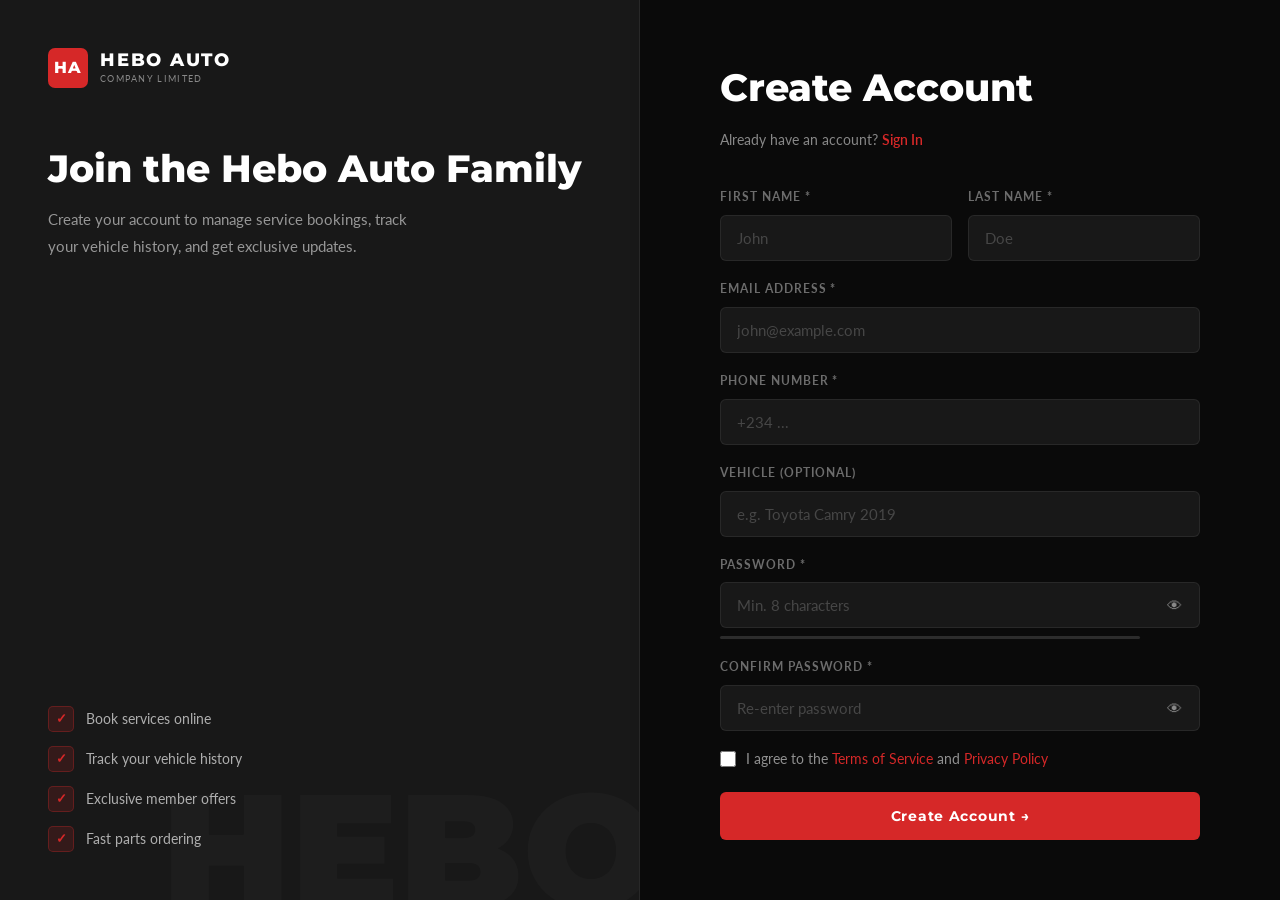
<file: signup.html>
<!DOCTYPE html>
<html lang="en">
<head>
  <meta charset="UTF-8"/>
  <meta name="viewport" content="width=device-width, initial-scale=1.0"/>
  <title>Create Account — Hebo Auto</title>
  <link rel="stylesheet" href="auth.css"/>
  <link href="https://fonts.googleapis.com/css2?family=Montserrat:wght@400;500;600;700;800;900&family=Lato:wght@300;400;700&display=swap" rel="stylesheet"/>
</head>
<body>

  <div class="auth-page">

    <!-- Left brand panel -->
    <div class="auth-brand">
      <div class="ab-inner">
        <a href="index.html" class="ab-logo">
          <div class="logo-icon">HA</div>
          <div>
            <span class="lw-main">HEBO AUTO</span>
            <span class="lw-sub">Company Limited</span>
          </div>
        </a>
        <div class="ab-copy">
          <h2>Join the Hebo Auto Family</h2>
          <p>Create your account to manage service bookings, track your vehicle history, and get exclusive updates.</p>
        </div>
        <div class="ab-perks">
          <div class="perk"><span class="perk-ico">✓</span> Book services online</div>
          <div class="perk"><span class="perk-ico">✓</span> Track your vehicle history</div>
          <div class="perk"><span class="perk-ico">✓</span> Exclusive member offers</div>
          <div class="perk"><span class="perk-ico">✓</span> Fast parts ordering</div>
        </div>
        <div class="ab-bg-text">HEBO</div>
      </div>
    </div>

    <!-- Right form panel -->
    <div class="auth-form-panel">
      <div class="afp-inner">
        <div class="afp-head">
          <h1>Create Account</h1>
          <p>Already have an account? <a href="login.html">Sign In</a></p>
        </div>

        <form id="signupForm" class="aform" novalidate>

          <div class="af-row">
            <div class="af-field">
              <label for="sfname">First Name *</label>
              <input type="text" id="sfname" placeholder="John" autocomplete="given-name" required/>
            </div>
            <div class="af-field">
              <label for="slname">Last Name *</label>
              <input type="text" id="slname" placeholder="Doe" autocomplete="family-name" required/>
            </div>
          </div>

          <div class="af-field">
            <label for="semail">Email Address *</label>
            <input type="email" id="semail" placeholder="john@example.com" autocomplete="email" required/>
          </div>

          <div class="af-field">
            <label for="sphone">Phone Number *</label>
            <input type="tel" id="sphone" placeholder="+234 ..." autocomplete="tel" required/>
          </div>

          <div class="af-field">
            <label for="svehicle">Vehicle (optional)</label>
            <input type="text" id="svehicle" placeholder="e.g. Toyota Camry 2019"/>
          </div>

          <div class="af-field">
            <label for="spassword">Password *</label>
            <div class="pw-wrap">
              <input type="password" id="spassword" placeholder="Min. 8 characters" autocomplete="new-password" required/>
              <button type="button" class="pw-toggle" data-target="spassword" aria-label="Toggle password">👁</button>
            </div>
            <div class="pw-strength" id="pwStrength">
              <div class="pws-bar"><div class="pws-fill" id="pwsFill"></div></div>
              <span id="pwsLabel"></span>
            </div>
          </div>

          <div class="af-field">
            <label for="sconfirm">Confirm Password *</label>
            <div class="pw-wrap">
              <input type="password" id="sconfirm" placeholder="Re-enter password" autocomplete="new-password" required/>
              <button type="button" class="pw-toggle" data-target="sconfirm" aria-label="Toggle confirm">👁</button>
            </div>
          </div>

          <div class="af-check">
            <input type="checkbox" id="sagree" required/>
            <label for="sagree">I agree to the <a href="#">Terms of Service</a> and <a href="#">Privacy Policy</a></label>
          </div>

          <button type="submit" class="btn-submit" id="signupBtn">Create Account →</button>

          <div class="af-msg af-err" id="signupErr"></div>
          <div class="af-msg af-ok"  id="signupOk"></div>

        </form>
      </div>
    </div>

  </div>

  <script src="auth.js"></script>
</body>
</html>
</file>
<file: style.css>
/* ============================================================
   HEBO AUTO — COMPLETE STYLESHEET
   Theme: Dark Automotive · Red Accent · Montserrat + Lato
   ============================================================ */

:root {
  --black:   #0a0a0a;
  --dark:    #111111;
  --dark2:   #181818;
  --dark3:   #202020;
  --dark4:   #2c2c2c;
  --red:     #d62828;
  --red2:    #e03535;
  --red-dim: rgba(214,40,40,0.12);
  --white:   #ffffff;
  --off:     #f0efed;
  --grey:    #888888;
  --grey2:   #555555;
  --border:  rgba(255,255,255,0.07);

  --mont: 'Montserrat', sans-serif;
  --lato: 'Lato', sans-serif;
  --ease:  cubic-bezier(.4,0,.2,1);
}

/* ── RESET ── */
*,*::before,*::after { box-sizing:border-box; margin:0; padding:0 }
html { scroll-behavior:smooth; font-size:16px }
body { font-family:var(--lato); background:var(--black); color:var(--white); line-height:1.65; overflow-x:hidden }
a { color:inherit; text-decoration:none }
strong { font-weight:600; color:var(--white) }
em { font-style:italic; color:rgba(255,255,255,.8) }
::-webkit-scrollbar { width:4px }
::-webkit-scrollbar-track { background:var(--dark) }
::-webkit-scrollbar-thumb { background:var(--red); border-radius:2px }

/* ── PAGE LOADER ── */
.loader {
  position:fixed; inset:0;
  background:var(--black);
  display:flex; align-items:center; justify-content:center;
  z-index:9999;
  transition:opacity .7s var(--ease), visibility .7s;
}
.loader.out { opacity:0; visibility:hidden; pointer-events:none }
.loader-content { text-align:center }
.loader-logo {
  font-family:var(--mont); font-size:2.2rem; font-weight:800;
  letter-spacing:.2em; color:var(--white); margin-bottom:24px;
  animation:fadeIn .5s ease forwards;
}
.loader-logo span { color:var(--red) }
.loader-progress {
  width:200px; height:2px; background:var(--dark4);
  border-radius:2px; overflow:hidden; margin:0 auto 16px;
}
.loader-bar {
  height:100%; background:var(--red); width:0;
  animation:loadBar 1.6s var(--ease) forwards;
}
@keyframes loadBar { to { width:100% } }
.loader-tagline {
  font-size:.72rem; letter-spacing:.18em; text-transform:uppercase;
  color:var(--grey); animation:fadeIn .5s ease .4s both;
}

/* ── TOP BAR ── */
.topbar {
  background:var(--dark2); border-bottom:1px solid var(--border);
  padding:9px 5%; font-size:.78rem;
}
.topbar-inner {
  max-width:1280px; margin:0 auto;
  display:flex; justify-content:space-between; align-items:center;
  gap:12px; flex-wrap:wrap;
}
.tb-left, .tb-right { display:flex; align-items:center; gap:14px; flex-wrap:wrap }
.tb-left a, .tb-left span {
  color:var(--grey); display:flex; align-items:center; gap:6px;
  transition:color .2s;
}
.tb-left a:hover { color:var(--white) }
.tb-left svg { width:12px; height:12px; flex-shrink:0 }
.tb-sep { width:1px; height:13px; background:var(--dark4) }
.tb-hours { color:var(--grey) }
.tb-phone {
  background:var(--red); color:var(--white);
  padding:5px 14px; border-radius:3px;
  font-weight:500; letter-spacing:.02em;
  transition:background .2s;
}
.tb-phone:hover { background:var(--red2) }

/* ── HEADER ── */
#header {
  position:fixed; left:0; right:0; z-index:800;
  padding:16px 5%;
  transition:background .4s var(--ease), padding .3s, box-shadow .4s, top .3s;
  top:37px;
}
#header.scrolled {
  background:rgba(10,10,10,.97);
  backdrop-filter:blur(20px);
  padding:12px 5%;
  box-shadow:0 1px 0 var(--border);
  top:0;
}
.nav-inner {
  max-width:1280px; margin:0 auto;
  display:flex; align-items:center; justify-content:space-between; gap:24px;
}
.logo { display:flex; align-items:center; gap:12px }
.logo-icon {
  width:40px; height:40px; border-radius:7px;
  background:var(--red); flex-shrink:0;
  font-family:var(--mont); font-size:1rem; font-weight:800;
  display:flex; align-items:center; justify-content:center;
  color:var(--white); letter-spacing:.04em;
  transition:background .2s;
}
.logo:hover .logo-icon { background:var(--red2) }
.lw-main {
  display:block; font-family:var(--mont);
  font-size:1.1rem; font-weight:800; letter-spacing:.1em;
  color:var(--white); line-height:1.1;
}
.lw-sub {
  display:block; font-size:.58rem; letter-spacing:.14em;
  text-transform:uppercase; color:var(--grey); margin-top:1px;
}
.nav-menu { display:flex; align-items:center; gap:30px }
.nm-link {
  font-size:.85rem; font-weight:500; letter-spacing:.04em;
  color:rgba(255,255,255,.6); position:relative;
  transition:color .25s;
}
.nm-link::after {
  content:''; position:absolute; bottom:-4px; left:0;
  height:1.5px; width:0; background:var(--red);
  transition:width .3s var(--ease);
}
.nm-link:hover, .nm-link.active { color:var(--white) }
.nm-link:hover::after, .nm-link.active::after { width:100% }
.nm-cta {
  background:var(--red); color:var(--white) !important;
  padding:9px 22px; border-radius:4px;
  transition:background .25s, transform .2s !important;
}
.nm-cta::after { display:none !important }
.nm-cta:hover { background:var(--red2); transform:translateY(-1px) }

/* Hamburger */
.menu-btn {
  display:none; flex-direction:column; gap:5px;
  background:none; border:none; cursor:pointer; padding:6px; z-index:810;
}
.menu-btn span {
  display:block; width:24px; height:2px;
  background:var(--white); border-radius:2px;
  transition:.3s var(--ease);
}
.menu-btn.open span:nth-child(1) { transform:translateY(7px) rotate(45deg) }
.menu-btn.open span:nth-child(2) { opacity:0 }
.menu-btn.open span:nth-child(3) { transform:translateY(-7px) rotate(-45deg) }

/* ── MOBILE DRAWER ── */
.drawer {
  position:fixed; top:0; right:-320px; width:300px; height:100vh;
  background:var(--dark2); z-index:900;
  transition:right .4s var(--ease);
  border-left:1px solid var(--border);
  overflow-y:auto;
}
.drawer.open { right:0 }
.drawer-backdrop {
  position:fixed; inset:0; background:rgba(0,0,0,.6);
  z-index:899; opacity:0; visibility:hidden;
  transition:opacity .4s, visibility .4s;
}
.drawer-backdrop.show { opacity:1; visibility:visible }
.drawer-inner { padding:32px 28px }
.drawer-logo { display:flex; align-items:center; gap:12px; margin-bottom:40px; padding-bottom:28px; border-bottom:1px solid var(--border) }
.drawer-nav { display:flex; flex-direction:column; gap:4px; margin-bottom:40px }
.dn-link {
  font-family:var(--mont); font-size:1.1rem; font-weight:700;
  color:rgba(255,255,255,.65); padding:12px 0;
  border-bottom:1px solid var(--border);
  transition:color .2s, padding-left .2s;
}
.dn-link:last-child { border-bottom:none }
.dn-link:hover { color:var(--red); padding-left:8px }
.drawer-contact { display:flex; flex-direction:column; gap:10px }
.drawer-contact a { font-size:.88rem; color:var(--grey); transition:color .2s }
.drawer-contact a:hover { color:var(--white) }

/* ── BUTTONS ── */
.btn-red {
  display:inline-block;
  background:var(--red); color:var(--white);
  font-family:var(--lato); font-weight:600; font-size:.9rem;
  letter-spacing:.04em; padding:14px 32px; border-radius:4px;
  border:2px solid var(--red);
  transition:background .25s, transform .25s, box-shadow .25s;
}
.btn-red:hover { background:var(--red2); transform:translateY(-2px); box-shadow:0 10px 30px rgba(214,40,40,.3) }
.btn-arrow { display:inline-block; transition:transform .25s }
.btn-red:hover .btn-arrow { transform:translateX(4px) }
.btn-full { width:100%; text-align:center }

.btn-border {
  display:inline-block; background:transparent; color:var(--white);
  font-weight:600; font-size:.9rem; letter-spacing:.04em;
  padding:14px 32px; border-radius:4px;
  border:2px solid rgba(255,255,255,.25);
  transition:border-color .25s, transform .25s;
}
.btn-border:hover { border-color:var(--white); transform:translateY(-2px) }
.btn-border--light { border-color:rgba(255,255,255,.3) }
.btn-border--light:hover { border-color:var(--white) }

/* ── SCROLL REVEAL ── */
.anim-up, .anim-left, .anim-right {
  opacity:0; transform:translateY(40px);
  transition:opacity .7s var(--ease), transform .7s var(--ease);
}
.anim-left  { transform:translateX(-40px) }
.anim-right { transform:translateX(40px) }
.anim-up.visible, .anim-left.visible, .anim-right.visible {
  opacity:1; transform:translate(0,0);
}

/* ── SECTION SHARED ── */
.wrap { max-width:1280px; margin:0 auto; padding:110px 5% }
.label {
  font-size:.7rem; font-weight:600; letter-spacing:.22em;
  text-transform:uppercase; color:var(--red);
  display:block; margin-bottom:12px;
}
.label--light { color:#f07070 }
.sec-h2 {
  font-family:var(--mont); font-weight:800;
  font-size:clamp(2rem,4.5vw,3.4rem); line-height:1.08;
  color:var(--white); margin-bottom:20px;
}
.sec-h2--light { color:var(--white) }
.sec-p { font-size:1rem; color:var(--grey); line-height:1.8; margin-bottom:16px; max-width:500px }
.sec-p--light { color:rgba(255,255,255,.55) }
.sec-p strong { color:var(--off) }
.sec-head { margin-bottom:60px; max-width:560px }

/* ============================================================
   HERO
   ============================================================ */
.hero {
  min-height:100vh; padding:140px 5% 90px;
  position:relative; overflow:hidden;
  display:flex; align-items:center;
}
.hero-bg { position:absolute; inset:0; pointer-events:none }
.hbg-grid {
  position:absolute; inset:0;
  background-image:
    linear-gradient(rgba(255,255,255,.023) 1px, transparent 1px),
    linear-gradient(90deg, rgba(255,255,255,.023) 1px, transparent 1px);
  background-size:60px 60px;
}
.hbg-glow {
  position:absolute; border-radius:50%;
  filter:blur(100px); pointer-events:none;
}
.g1 { width:600px; height:600px; background:rgba(214,40,40,.12); top:-100px; right:-80px }
.g2 { width:350px; height:350px; background:rgba(214,40,40,.07); bottom:0; left:8% }

.hero-inner {
  position:relative; z-index:2;
  max-width:1280px; margin:0 auto; width:100%;
  display:grid; grid-template-columns:1.1fr 1fr; gap:60px; align-items:center;
}

/* Hero copy */
.hero-badge {
  display:inline-flex; align-items:center; gap:10px;
  font-size:.75rem; font-weight:500; letter-spacing:.14em;
  text-transform:uppercase; color:rgba(255,255,255,.5);
  margin-bottom:28px;
  opacity:0; animation:fadeUp .6s var(--ease) .2s forwards;
}
.hb-dot {
  width:8px; height:8px; border-radius:50%; background:var(--red);
  animation:pulseDot 2s infinite;
}
@keyframes pulseDot {
  0%,100% { box-shadow:0 0 0 0 rgba(214,40,40,.5) }
  50%      { box-shadow:0 0 0 8px rgba(214,40,40,0) }
}
.hero-title {
  font-family:var(--mont); font-weight:800;
  font-size:clamp(3rem,6.5vw,6rem); line-height:1;
  margin-bottom:28px; display:flex; flex-direction:column; gap:2px;
}
.ht {
  display:block; color:var(--white);
  opacity:0; animation:fadeUp .7s var(--ease) forwards;
  animation-delay:calc(.35s + var(--d) * .12s);
}
.ht-red { color:var(--red) }
.hero-desc {
  font-size:1rem; color:rgba(255,255,255,.55);
  line-height:1.8; max-width:480px; margin-bottom:40px;
  opacity:0; animation:fadeUp .7s var(--ease) .9s forwards;
}
.hero-btns {
  display:flex; gap:14px; flex-wrap:wrap;
  opacity:0; animation:fadeUp .7s var(--ease) 1.05s forwards;
  margin-bottom:32px;
}
.hero-trust {
  display:flex; gap:20px; flex-wrap:wrap;
  opacity:0; animation:fadeUp .7s var(--ease) 1.2s forwards;
}
.ht-item {
  display:flex; align-items:center; gap:7px;
  font-size:.8rem; color:rgba(255,255,255,.45); font-weight:500;
}
.ht-icon { color:var(--red); font-weight:700 }

/* Hero panel */
.hero-panel {
  background:var(--dark2); border:1px solid var(--border);
  border-radius:12px; padding:32px;
  opacity:0; animation:fadeUp .8s var(--ease) 1.3s forwards;
}
.hp-status-row {
  display:flex; justify-content:space-between; align-items:center;
  margin-bottom:24px; padding-bottom:20px; border-bottom:1px solid var(--border);
}
.hp-open { display:flex; align-items:center; gap:8px; font-size:.8rem; font-weight:600; color:#4ade80 }
.hp-dot { width:7px; height:7px; border-radius:50%; background:#4ade80; animation:pulseDot2 2s infinite }
@keyframes pulseDot2 {
  0%,100% { box-shadow:0 0 0 0 rgba(74,222,128,.5) }
  50%      { box-shadow:0 0 0 6px rgba(74,222,128,0) }
}
.hp-time { font-size:.75rem; color:var(--grey); letter-spacing:.06em }
.hp-brands { display:flex; gap:12px; margin-bottom:24px; flex-wrap:wrap }
.hpb {
  flex:1; min-width:120px;
  display:flex; align-items:center; gap:12px;
  background:var(--dark3); border:1px solid var(--border);
  border-radius:8px; padding:14px 16px;
  transition:border-color .25s;
}
.hpb:hover { border-color:rgba(214,40,40,.4) }
.hpb-badge {
  width:36px; height:36px; border-radius:6px; background:var(--red);
  font-family:var(--mont); font-size:1rem; font-weight:800;
  display:flex; align-items:center; justify-content:center;
  color:var(--white); flex-shrink:0;
}
.hpb-outline { background:transparent; border:2px solid var(--red); color:var(--red) }
.hpb-info strong { display:block; font-size:.9rem; color:var(--white); font-weight:600 }
.hpb-info span  { font-size:.72rem; color:var(--grey) }
.hp-stats {
  display:flex; align-items:center;
  padding:20px 0; border-top:1px solid var(--border); border-bottom:1px solid var(--border);
  margin-bottom:22px;
}
.hps { flex:1; text-align:center; display:flex; flex-direction:column; align-items:center }
.hps-num { line-height:1 }
.hps-num strong {
  font-family:var(--mont); font-size:2rem; font-weight:800; color:var(--white);
}
.hps-num span { font-size:1.1rem; color:var(--red) }
.hps-lab { font-size:.65rem; text-transform:uppercase; letter-spacing:.1em; color:var(--grey); margin-top:5px }
.hps-div { width:1px; height:34px; background:var(--border) }
.hp-cta {
  display:block; text-align:center;
  background:var(--red); color:var(--white);
  font-weight:600; font-size:.88rem; letter-spacing:.05em;
  padding:13px; border-radius:6px;
  transition:background .25s, transform .2s;
}
.hp-cta:hover { background:var(--red2); transform:translateY(-1px) }

/* Scroll hint */
.hero-scroll {
  position:absolute; bottom:32px; left:5%; z-index:2;
  display:flex; align-items:center; gap:14px;
  font-size:.68rem; text-transform:uppercase; letter-spacing:.18em; color:rgba(255,255,255,.3);
  opacity:0; animation:fadeIn 1s ease 2s forwards;
}
.hs-bar {
  width:48px; height:1px; background:var(--grey2);
  position:relative; overflow:hidden;
}
.hs-bar::after {
  content:''; position:absolute; top:0; left:-100%; width:100%; height:100%;
  background:var(--red); animation:scanBar 2.5s ease infinite 2.5s;
}
@keyframes scanBar { 0%{left:-100%} 100%{left:100%} }

/* ============================================================
   MARQUEE BAND
   ============================================================ */
.band {
  background:var(--red); overflow:hidden;
  padding:12px 0;
  border-top:1px solid rgba(255,255,255,.1);
  border-bottom:1px solid rgba(255,255,255,.1);
}
.band-track {
  display:flex; gap:28px; white-space:nowrap;
  animation:marquee 30s linear infinite;
  font-family:var(--mont); font-size:.88rem; font-weight:700;
  letter-spacing:.1em; text-transform:uppercase; color:var(--white);
}
.band-track i { color:rgba(255,255,255,.4); font-style:normal }
.band-track:hover { animation-play-state:paused }
@keyframes marquee { from{transform:translateX(0)} to{transform:translateX(-50%)} }

/* ============================================================
   ABOUT
   ============================================================ */
.about { background:var(--black) }
.about .wrap {
  display:grid; grid-template-columns:1fr 1fr; gap:80px; align-items:center;
}
.tag-list { display:flex; flex-wrap:wrap; gap:10px; margin:24px 0 32px }
.tag {
  background:var(--dark3); border:1px solid var(--border);
  border-radius:3px; padding:7px 14px;
  font-size:.78rem; font-weight:500; color:rgba(255,255,255,.75);
  letter-spacing:.04em;
  transition:border-color .2s, color .2s;
}
.tag:hover { border-color:rgba(214,40,40,.5); color:var(--white) }

/* Mosaic */
.mosaic {
  display:grid; grid-template-columns:1fr 1fr;
  grid-template-rows:auto auto auto; gap:12px;
}
.mc {
  background:var(--dark2); border:1px solid var(--border);
  border-radius:10px; padding:28px 24px;
  display:flex; flex-direction:column; gap:10px;
  transition:border-color .3s, transform .3s;
}
.mc:hover { border-color:rgba(214,40,40,.5); transform:translateY(-4px) }
.mc-tall { grid-column:1; grid-row:1/3 }
.mc-dark { background:var(--dark3) }
.mc-red  { background:var(--red); border-color:var(--red) }
.mc-red .mc-lab { color:rgba(255,255,255,.8) }
.mc-wide { grid-column:1/-1 }
.mc-big {
  font-family:var(--mont); font-size:3rem; font-weight:800;
  color:var(--white); line-height:1;
}
.mc-lab {
  font-size:.78rem; font-weight:500;
  text-transform:uppercase; letter-spacing:.08em; color:var(--grey);
}
.mc-ico { font-size:1.8rem }

/* ============================================================
   PRODUCTS
   ============================================================ */
.products { background:var(--dark) }
.prod-grid {
  display:grid; grid-template-columns:repeat(3,1fr);
  gap:1px; background:var(--border);
  border:1px solid var(--border); border-radius:10px; overflow:hidden;
}
.pc {
  background:var(--dark2); padding:36px 28px;
  position:relative; transition:background .3s;
}
.pc:hover { background:var(--dark3) }
.pc:hover .pc-line { width:100% }
.pc-n {
  font-family:var(--mont); font-size:3.5rem; font-weight:800;
  color:rgba(255,255,255,.04); line-height:1; margin-bottom:-8px;
}
.pc-ico { font-size:1.8rem; margin-bottom:16px }
.pc h3 {
  font-family:var(--mont); font-size:1.05rem; font-weight:700;
  color:var(--white); margin-bottom:10px;
}
.pc p { font-size:.87rem; color:var(--grey); line-height:1.7 }
.pc-line {
  position:absolute; bottom:0; left:0;
  height:2px; width:0; background:var(--red);
  transition:width .4s var(--ease);
}
.pc-hot { background:var(--dark3) }
.pc-badge {
  position:absolute; top:16px; right:16px;
  background:var(--red); color:var(--white);
  font-size:.62rem; font-weight:700; letter-spacing:.1em;
  text-transform:uppercase; padding:4px 10px; border-radius:3px;
}

/* ============================================================
   SERVICES
   ============================================================ */
.services { background:var(--black) }
.svc-top {
  display:flex; justify-content:space-between; align-items:flex-end;
  margin-bottom:56px; gap:24px; flex-wrap:wrap;
}
.svc-grid {
  display:grid; grid-template-columns:repeat(3,1fr);
  gap:2px; background:var(--border);
  border:1px solid var(--border); border-radius:10px; overflow:hidden;
}
.sc {
  background:var(--dark2); padding:36px 28px;
  position:relative; transition:background .3s;
}
.sc::before {
  content:''; position:absolute; top:0; left:0; right:0; height:2px;
  background:var(--red); transform:scaleX(0); transform-origin:left;
  transition:transform .4s var(--ease);
}
.sc:hover { background:var(--dark3) }
.sc:hover::before { transform:scaleX(1) }
.sc-head {
  display:flex; justify-content:space-between; align-items:center;
  margin-bottom:20px;
}
.sc-n {
  font-family:var(--mont); font-size:.72rem; font-weight:700;
  letter-spacing:.15em; color:var(--red);
}
.sc-ico { font-size:1.6rem }
.sc h3 {
  font-family:var(--mont); font-size:1.05rem; font-weight:700;
  color:var(--white); margin-bottom:10px;
}
.sc p { font-size:.87rem; color:var(--grey); line-height:1.7 }

/* ============================================================
   WHY US
   ============================================================ */
.why { background:var(--dark) }
.why-inner {
  display:grid; grid-template-columns:1fr 1.4fr; gap:80px; align-items:start;
}
.why-left { position:sticky; top:120px }
.wi {
  display:flex; gap:18px; align-items:flex-start;
  padding:24px 0; border-bottom:1px solid var(--border);
  transition:transform .3s;
}
.wi:first-child { border-top:1px solid var(--border) }
.wi:hover { transform:translateX(6px) }
.wi-check {
  width:32px; height:32px; border-radius:6px;
  background:var(--red-dim); border:1px solid rgba(214,40,40,.3);
  color:var(--red); font-size:.95rem; font-weight:700;
  display:flex; align-items:center; justify-content:center; flex-shrink:0;
  transition:background .25s;
}
.wi:hover .wi-check { background:rgba(214,40,40,.2) }
.wi-body strong { display:block; font-size:.95rem; color:var(--white); margin-bottom:6px }
.wi-body p { font-size:.87rem; color:var(--grey); line-height:1.65 }

/* ============================================================
   CTA BAND
   ============================================================ */
.cta-band { background:var(--red); padding:64px 5% }
.ctab-inner {
  max-width:1280px; margin:0 auto;
  display:flex; justify-content:space-between; align-items:center;
  gap:32px; flex-wrap:wrap;
}
.ctab-text h2 {
  font-family:var(--mont); font-size:clamp(1.6rem,3.5vw,2.5rem);
  font-weight:800; color:var(--white); margin-bottom:8px;
}
.ctab-text p { font-size:.95rem; color:rgba(255,255,255,.7) }
.ctab-btns { display:flex; gap:14px; flex-wrap:wrap }
.cta-band .btn-red { background:var(--black); color:var(--white); border-color:var(--black) }
.cta-band .btn-red:hover { background:var(--dark2); box-shadow:none }

/* ============================================================
   CONTACT
   ============================================================ */
.contact { background:var(--black) }
.contact-inner {
  display:grid; grid-template-columns:1fr 1.1fr; gap:80px; align-items:start;
}
.ci-list { margin-top:36px }
.ci { display:flex; gap:16px; align-items:flex-start; margin-bottom:28px }
.ci-ico { font-size:1.3rem; margin-top:2px }
.ci strong {
  display:block; font-size:.7rem; text-transform:uppercase;
  letter-spacing:.15em; color:var(--red); margin-bottom:5px;
}
.ci p, .ci a { font-size:.9rem; color:var(--grey); line-height:1.7 }
.ci a:hover { color:var(--white) }
.closed { color:var(--grey2) !important }

/* Form */
.cform {
  background:var(--dark2); border:1px solid var(--border);
  border-radius:12px; padding:44px;
}
.cform h3 {
  font-family:var(--mont); font-size:1.5rem; font-weight:700;
  color:var(--white); margin-bottom:28px;
}
.cf-row { display:grid; grid-template-columns:1fr 1fr; gap:16px }
.cf-f { margin-bottom:18px }
.cf-f label {
  display:block; font-size:.7rem; font-weight:600;
  text-transform:uppercase; letter-spacing:.1em;
  color:rgba(255,255,255,.35); margin-bottom:8px;
}
.cf-f input, .cf-f textarea, .cf-f select {
  width:100%; background:rgba(255,255,255,.04);
  border:1px solid var(--border); border-radius:6px;
  padding:13px 16px; font-family:var(--lato); font-size:.92rem;
  color:var(--white); outline:none; resize:vertical;
  transition:border-color .25s;
  -webkit-appearance:none;
}
.cf-f input::placeholder, .cf-f textarea::placeholder { color:rgba(255,255,255,.2) }
.cf-f input:focus, .cf-f textarea:focus, .cf-f select:focus { border-color:var(--red) }
.cf-f select option { background:var(--dark2); color:var(--white) }
.field-err {
  display:block; font-size:.78rem; color:#f87171;
  margin-top:5px;
}
.cf-success {
  display:none; margin-top:16px;
  background:rgba(74,222,128,.1); border:1px solid rgba(74,222,128,.3);
  color:#4ade80; border-radius:6px; padding:13px 16px;
  font-size:.9rem; text-align:center;
}

/* ============================================================
   FOOTER
   ============================================================ */
.footer { background:var(--dark2); border-top:1px solid var(--border) }
.footer-top {
  max-width:1280px; margin:0 auto;
  display:grid; grid-template-columns:2fr 1fr 1fr 1fr; gap:50px;
  padding:64px 5% 56px;
}
.ft-brand p { font-size:.87rem; color:var(--grey); line-height:1.7; max-width:260px; margin-top:4px }
.ft-col { display:flex; flex-direction:column; gap:12px }
.ft-col strong {
  font-size:.7rem; text-transform:uppercase; letter-spacing:.18em;
  color:var(--red); margin-bottom:4px;
}
.ft-col a { font-size:.87rem; color:var(--grey); transition:color .2s }
.ft-col a:hover { color:var(--white) }
.ft-col span { font-size:.87rem; color:rgba(255,255,255,.3); line-height:1.6 }
.footer-bottom {
  max-width:1280px; margin:0 auto;
  border-top:1px solid var(--border); padding:20px 5%;
  display:flex; justify-content:space-between; align-items:center;
  gap:16px; flex-wrap:wrap;
}
.footer-bottom p { font-size:.78rem; color:rgba(255,255,255,.25) }

/* ── KEYFRAMES ── */
@keyframes fadeUp  { from{opacity:0;transform:translateY(28px)} to{opacity:1;transform:translateY(0)} }
@keyframes fadeIn  { from{opacity:0} to{opacity:1} }

/* ── RESPONSIVE ── */
@media(max-width:1100px){
  .hero-inner { grid-template-columns:1fr; max-width:640px }
  .about .wrap { grid-template-columns:1fr; gap:50px }
  .prod-grid { grid-template-columns:1fr 1fr }
  .svc-grid { grid-template-columns:1fr 1fr }
  .why-inner { grid-template-columns:1fr; gap:50px }
  .why-left { position:static }
  .contact-inner { grid-template-columns:1fr; gap:50px }
  .footer-top { grid-template-columns:1fr 1fr; gap:36px }
}
@media(max-width:768px){
  .topbar { display:none }
  #header { top:0 !important }
  .nav-menu { display:none }
  .menu-btn { display:flex }
  .hero { padding:110px 5% 80px }
  .prod-grid, .svc-grid { grid-template-columns:1fr }
  .cf-row { grid-template-columns:1fr }
  .footer-top { grid-template-columns:1fr; gap:28px }
  .footer-bottom { flex-direction:column; text-align:center }
  .ctab-inner { flex-direction:column }
  .svc-top { flex-direction:column; align-items:flex-start }
  .wrap { padding:72px 5% }
}
@media(max-width:480px){
  .hero-title { font-size:2.8rem }
  .hero-btns, .ctab-btns { flex-direction:column }
  .btn-red, .btn-border { width:100%; text-align:center }
  .cform { padding:28px 20px }
  .mosaic { grid-template-columns:1fr }
  .mc-tall, .mc-wide { grid-column:1 }
}

/* Auth nav link */
.nm-login {
  font-size:.85rem; font-weight:600; letter-spacing:.04em;
  color:rgba(255,255,255,.65);
  border:1px solid rgba(255,255,255,.2);
  padding:8px 18px; border-radius:4px;
  transition:border-color .25s, color .25s, transform .2s;
}
.nm-login::after { display:none !important }
.nm-login:hover { border-color:var(--red); color:var(--white); transform:translateY(-1px) }
</file>
<file: auth.css>
/* ============================================================
   HEBO AUTO — AUTH + DASHBOARD STYLESHEET
   ============================================================ */

:root {
  --black:  #0a0a0a;
  --dark:   #111111;
  --dark2:  #181818;
  --dark3:  #202020;
  --dark4:  #2c2c2c;
  --red:    #d62828;
  --red2:   #e03535;
  --white:  #ffffff;
  --grey:   #888888;
  --border: rgba(255,255,255,0.07);
  --green:  #4ade80;

  --mont: 'Montserrat', sans-serif;
  --lato: 'Lato', sans-serif;
  --ease: cubic-bezier(.4,0,.2,1);
}

*,*::before,*::after { box-sizing:border-box; margin:0; padding:0 }
html { font-size:16px }
body { font-family:var(--lato); background:var(--black); color:var(--white); line-height:1.65; min-height:100vh }
a { color:inherit; text-decoration:none }
::-webkit-scrollbar { width:4px }
::-webkit-scrollbar-track { background:var(--dark) }
::-webkit-scrollbar-thumb { background:var(--red); border-radius:2px }

/* ── LOGO SHARED ── */
.ab-logo { display:flex; align-items:center; gap:12px }
.logo-icon {
  width:40px; height:40px; border-radius:7px; background:var(--red);
  font-family:var(--mont); font-size:1rem; font-weight:800;
  display:flex; align-items:center; justify-content:center;
  color:var(--white); letter-spacing:.04em; flex-shrink:0;
}
.lw-main { display:block; font-family:var(--mont); font-size:1.1rem; font-weight:800; letter-spacing:.1em; color:var(--white); line-height:1.1 }
.lw-sub  { display:block; font-size:.58rem; letter-spacing:.14em; text-transform:uppercase; color:var(--grey); margin-top:1px }

/* ============================================================
   AUTH LAYOUT (login + signup)
   ============================================================ */
.auth-page { display:grid; grid-template-columns:1fr 1fr; min-height:100vh }

/* Brand panel */
.auth-brand {
  background:var(--dark2);
  border-right:1px solid var(--border);
  position:relative; overflow:hidden;
  display:flex; align-items:stretch;
}
.ab-inner {
  padding:48px;
  display:flex; flex-direction:column; gap:0;
  position:relative; z-index:2; width:100%;
}
.ab-inner .ab-logo { margin-bottom:60px }
.ab-copy { margin-bottom:40px }
.ab-copy h2 {
  font-family:var(--mont); font-size:clamp(1.8rem,3vw,2.8rem);
  font-weight:800; color:var(--white); line-height:1.1; margin-bottom:16px;
}
.ab-copy p { font-size:.95rem; color:rgba(255,255,255,.55); line-height:1.75; max-width:380px }
.ab-perks { display:flex; flex-direction:column; gap:14px; margin-top:auto }
.perk { display:flex; align-items:center; gap:12px; font-size:.88rem; color:rgba(255,255,255,.65) }
.perk-ico {
  width:26px; height:26px; border-radius:5px;
  background:rgba(214,40,40,.15); border:1px solid rgba(214,40,40,.3);
  color:var(--red); font-size:.8rem; font-weight:700;
  display:flex; align-items:center; justify-content:center; flex-shrink:0;
}
.ab-bg-text {
  position:absolute; bottom:-30px; right:-20px;
  font-family:var(--mont); font-size:clamp(80px,14vw,160px); font-weight:900;
  color:rgba(255,255,255,.025); line-height:1; pointer-events:none; user-select:none;
}

/* Form panel */
.auth-form-panel {
  display:flex; align-items:center; justify-content:center;
  padding:48px 5%;
  background:var(--black);
}
.afp-inner { width:100%; max-width:480px }
.afp-head { margin-bottom:36px }
.afp-head h1 {
  font-family:var(--mont); font-size:clamp(1.8rem,3vw,2.4rem);
  font-weight:800; color:var(--white); margin-bottom:8px;
}
.afp-head p { font-size:.9rem; color:var(--grey) }
.afp-head p a { color:var(--red); font-weight:600; transition:color .2s }
.afp-head p a:hover { color:var(--red2) }

/* ── FORM ELEMENTS ── */
.aform { display:flex; flex-direction:column; gap:0 }
.af-row { display:grid; grid-template-columns:1fr 1fr; gap:16px }
.af-field { margin-bottom:18px }
.af-field label {
  display:flex; justify-content:space-between; align-items:center;
  font-size:.75rem; font-weight:700; text-transform:uppercase;
  letter-spacing:.08em; color:rgba(255,255,255,.4); margin-bottom:8px;
}
.af-field input, .af-field select {
  width:100%; background:var(--dark2);
  border:1px solid var(--border); border-radius:6px;
  padding:13px 16px; font-family:var(--lato); font-size:.95rem;
  color:var(--white); outline:none;
  transition:border-color .25s, background .25s;
  -webkit-appearance:none;
}
.af-field input::placeholder { color:rgba(255,255,255,.2) }
.af-field input:focus { border-color:var(--red); background:var(--dark3) }
.af-field input.err { border-color:#f87171 }
.field-err { display:block; font-size:.78rem; color:#f87171; margin-top:5px }

/* Password with toggle */
.pw-wrap { position:relative }
.pw-wrap input { padding-right:48px }
.pw-toggle {
  position:absolute; right:14px; top:50%; transform:translateY(-50%);
  background:none; border:none; cursor:pointer;
  font-size:.95rem; color:var(--grey); padding:4px;
  transition:color .2s;
}
.pw-toggle:hover { color:var(--white) }

/* Password strength */
.pw-strength { margin-top:8px; display:flex; align-items:center; gap:10px }
.pws-bar {
  flex:1; height:3px; background:var(--dark4); border-radius:2px; overflow:hidden;
}
.pws-fill { height:100%; width:0; border-radius:2px; transition:width .4s var(--ease), background .4s }
#pwsLabel { font-size:.72rem; font-weight:600; min-width:50px; color:var(--grey) }

/* Checkbox */
.af-check {
  display:flex; align-items:flex-start; gap:10px;
  margin-bottom:22px; cursor:pointer;
}
.af-check input[type=checkbox] {
  width:16px; height:16px; accent-color:var(--red);
  margin-top:2px; flex-shrink:0; cursor:pointer;
}
.af-check label {
  font-size:.85rem; color:rgba(255,255,255,.55); cursor:pointer; line-height:1.5;
}
.af-check label a { color:var(--red); transition:color .2s }
.af-check label a:hover { color:var(--red2) }

/* Forgot link */
.forgot-link { font-size:.78rem; color:var(--red); font-weight:600; text-transform:none; letter-spacing:0; transition:color .2s }
.forgot-link:hover { color:var(--red2) }

/* Submit button */
.btn-submit {
  width:100%; background:var(--red); color:var(--white);
  font-family:var(--mont); font-weight:700; font-size:.9rem;
  letter-spacing:.05em; padding:15px; border-radius:6px;
  border:none; cursor:pointer;
  transition:background .25s, transform .2s, box-shadow .2s;
  margin-bottom:4px;
}
.btn-submit:hover { background:var(--red2); transform:translateY(-2px); box-shadow:0 10px 28px rgba(214,40,40,.3) }
.btn-submit:disabled { opacity:.6; cursor:not-allowed; transform:none; box-shadow:none }

.btn-ghost-full {
  display:block; text-align:center; width:100%;
  background:transparent; color:rgba(255,255,255,.5);
  font-family:var(--lato); font-weight:600; font-size:.9rem;
  padding:14px; border-radius:6px;
  border:1px solid var(--border);
  transition:border-color .25s, color .25s;
}
.btn-ghost-full:hover { border-color:rgba(255,255,255,.3); color:var(--white) }

/* Divider */
.af-divider {
  display:flex; align-items:center; gap:14px;
  margin:18px 0; color:rgba(255,255,255,.2); font-size:.78rem;
}
.af-divider::before,.af-divider::after {
  content:''; flex:1; height:1px; background:var(--border);
}

/* Messages */
.af-msg {
  display:none; padding:12px 16px;
  border-radius:6px; font-size:.88rem; margin-top:10px;
}
.af-err { background:rgba(248,113,113,.1); border:1px solid rgba(248,113,113,.3); color:#f87171 }
.af-ok  { background:rgba(74,222,128,.1);  border:1px solid rgba(74,222,128,.3);  color:#4ade80 }

/* ── MODAL ── */
.modal-overlay {
  position:fixed; inset:0; background:rgba(0,0,0,.75);
  display:flex; align-items:center; justify-content:center;
  z-index:999; opacity:0; visibility:hidden;
  transition:opacity .3s, visibility .3s;
  padding:20px;
}
.modal-overlay.open { opacity:1; visibility:visible }
.modal {
  background:var(--dark2); border:1px solid var(--border);
  border-radius:12px; padding:40px; width:100%; max-width:420px;
  position:relative;
  transform:translateY(20px); transition:transform .3s var(--ease);
}
.modal-overlay.open .modal { transform:translateY(0) }
.modal-lg { max-width:560px }
.modal h3 { font-family:var(--mont); font-size:1.3rem; font-weight:700; color:var(--white); margin-bottom:8px }
.modal p  { font-size:.9rem; color:var(--grey); line-height:1.6 }
.modal-close {
  position:absolute; top:16px; right:16px;
  background:none; border:none; color:var(--grey);
  font-size:1.1rem; cursor:pointer; padding:4px;
  transition:color .2s;
}
.modal-close:hover { color:var(--white) }

/* ============================================================
   DASHBOARD
   ============================================================ */
.dash-body { background:var(--dark) }

.dash-header {
  position:sticky; top:0; z-index:100;
  background:rgba(17,17,17,.95); backdrop-filter:blur(16px);
  border-bottom:1px solid var(--border); padding:0 5%;
}
.dash-nav {
  max-width:1200px; margin:0 auto;
  display:flex; align-items:center; justify-content:space-between;
  padding:16px 0;
}
.dash-nav-right { display:flex; align-items:center; gap:20px }
.dash-welcome { font-size:.88rem; color:var(--grey) }
.btn-logout {
  background:var(--dark3); color:rgba(255,255,255,.6);
  border:1px solid var(--border); border-radius:5px;
  padding:8px 18px; font-family:var(--lato); font-size:.83rem; font-weight:600;
  cursor:pointer; transition:border-color .2s, color .2s;
}
.btn-logout:hover { border-color:var(--red); color:var(--red) }

.dash-main {
  max-width:1200px; margin:0 auto; padding:40px 5%;
  display:flex; flex-direction:column; gap:28px;
}

/* Profile card */
.dash-card {
  background:var(--dark2); border:1px solid var(--border);
  border-radius:12px; padding:32px;
}
.dash-profile {
  display:flex; align-items:center; gap:24px; flex-wrap:wrap;
}
.dp-avatar {
  width:72px; height:72px; border-radius:50%;
  background:var(--red); flex-shrink:0;
  font-family:var(--mont); font-size:1.8rem; font-weight:800;
  display:flex; align-items:center; justify-content:center;
  color:var(--white);
}
.dp-info { flex:1; min-width:180px }
.dp-info h2 { font-family:var(--mont); font-size:1.4rem; font-weight:800; color:var(--white); margin-bottom:4px }
.dp-info p { font-size:.88rem; color:var(--grey); line-height:1.6 }
.dp-vehicle { color:rgba(214,40,40,.8) !important; font-weight:600 }
.btn-edit {
  background:var(--dark3); border:1px solid var(--border);
  color:rgba(255,255,255,.65); border-radius:6px;
  padding:10px 20px; font-family:var(--lato); font-size:.85rem; font-weight:600;
  cursor:pointer; transition:border-color .2s, color .2s; margin-left:auto;
}
.btn-edit:hover { border-color:var(--red); color:var(--white) }

/* Stats */
.dash-stats {
  display:grid; grid-template-columns:repeat(4,1fr); gap:16px;
}
.dstat {
  background:var(--dark2); border:1px solid var(--border);
  border-radius:10px; padding:24px 20px;
  display:flex; flex-direction:column; gap:6px;
  transition:border-color .25s;
}
.dstat:hover { border-color:rgba(214,40,40,.4) }
.dstat-n { font-family:var(--mont); font-size:1.6rem; font-weight:800; color:var(--white) }
.dstat-l { font-size:.72rem; text-transform:uppercase; letter-spacing:.1em; color:var(--grey) }
.dstat-green { color:var(--green) !important }

/* Sections */
.dash-section h3 {
  font-family:var(--mont); font-size:1rem; font-weight:700;
  color:var(--white); margin-bottom:20px;
  letter-spacing:.06em; text-transform:uppercase;
}
.dash-actions {
  display:grid; grid-template-columns:repeat(4,1fr); gap:16px;
}
.da-btn {
  background:var(--dark2); border:1px solid var(--border);
  border-radius:10px; padding:24px 20px;
  display:flex; flex-direction:column; gap:8px;
  cursor:pointer; text-align:left; width:100%;
  font-family:var(--lato);
  transition:border-color .25s, transform .25s, background .25s;
}
.da-btn:hover { border-color:var(--red); transform:translateY(-3px); background:var(--dark3) }
.da-btn span { font-size:1.6rem }
.da-btn strong { font-size:.92rem; color:var(--white); font-weight:700; font-family:var(--mont) }
.da-btn p { font-size:.8rem; color:var(--grey) }

.dash-empty {
  background:var(--dark2); border:1px solid var(--border);
  border-radius:10px; padding:48px 24px;
  text-align:center; display:flex; flex-direction:column; align-items:center; gap:12px;
}
.dash-empty span { font-size:2.5rem }
.dash-empty p { font-size:.9rem; color:var(--grey) }
.dash-empty .btn-submit { width:auto; padding:12px 28px }

/* ── RESPONSIVE ── */
@media(max-width:900px){
  .auth-page { grid-template-columns:1fr }
  .auth-brand { display:none }
  .auth-form-panel { padding:40px 6% }
  .dash-stats, .dash-actions { grid-template-columns:1fr 1fr }
}
@media(max-width:560px){
  .af-row { grid-template-columns:1fr }
  .dash-stats, .dash-actions { grid-template-columns:1fr }
  .dash-profile { flex-direction:column; align-items:flex-start }
  .btn-edit { margin-left:0 }
  .afp-inner { max-width:100% }
}
</file>
